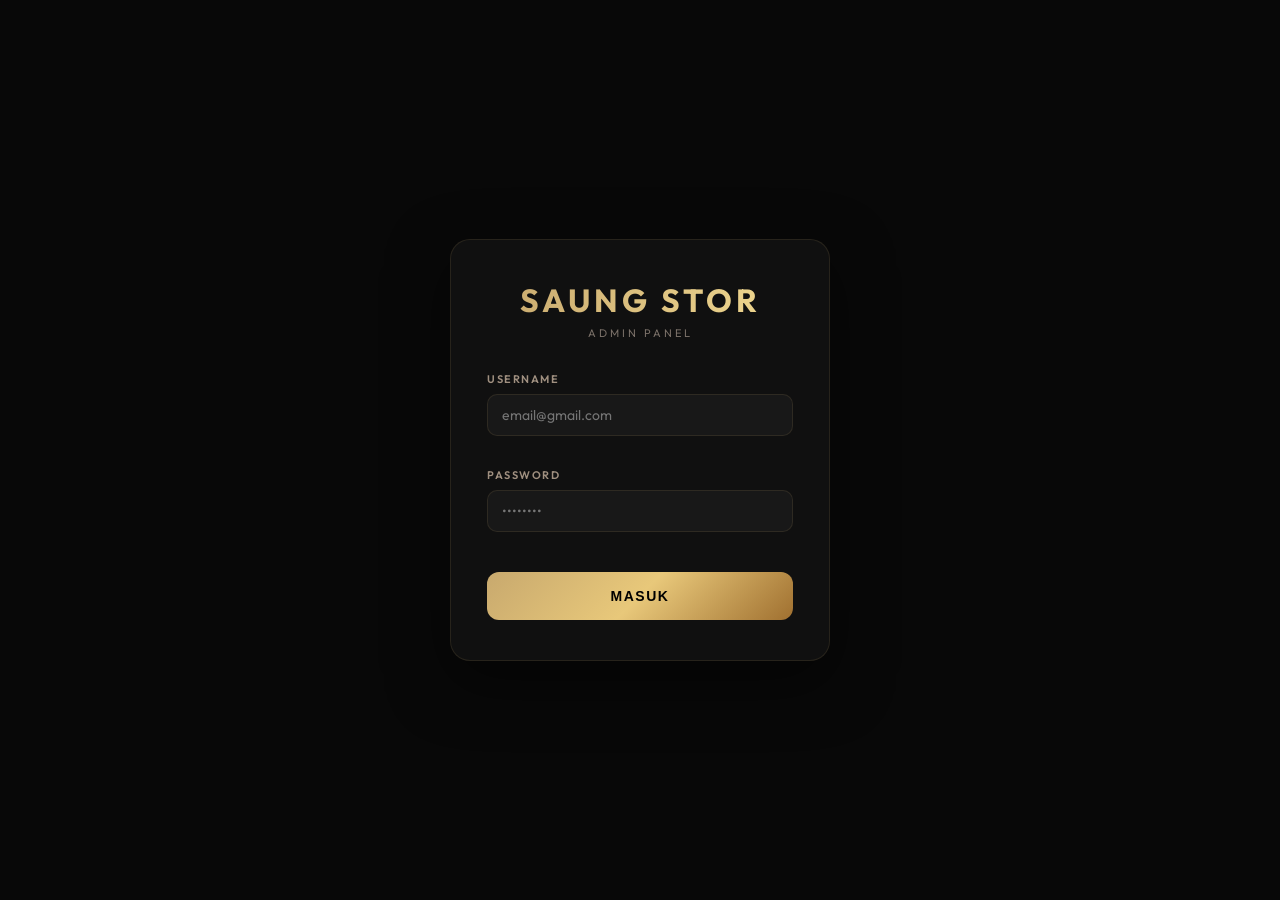
<file: admin.html>
<!DOCTYPE html>
<html lang="id">
<head>
  <meta charset="UTF-8">
  <meta name="viewport" content="width=device-width, initial-scale=1.0">
  <title>Admin Panel — SAUNG STOR</title>
  <link href="https://fonts.googleapis.com/css2?family=Outfit:wght@300;400;500;600;700&display=swap" rel="stylesheet">
  <style>
    :root {
      --gold: #c8a96e; --gold-lt: #e8d5aa;
      --bg: #080808; --bg2: #101010; --bg3: #181818; --bg4: #222;
      --border: rgba(200,169,110,0.12); --border2: rgba(200,169,110,0.28);
      --text: #e8e0d4; --muted: #7a7068; --muted2: #a09080;
      --red: #e05252; --green: #25D366;
    }
    *,*::before,*::after{margin:0;padding:0;box-sizing:border-box;}
    body{font-family:'Outfit',sans-serif;background:var(--bg);color:var(--text);min-height:100vh;}
    input,textarea,select{font-family:'Outfit',sans-serif;}

    /* ── LOGIN ── */
    #loginPage{
      display:flex;align-items:center;justify-content:center;
      min-height:100vh;padding:20px;
    }
    .login-box{
      background:var(--bg2);border:1px solid var(--border);border-radius:20px;
      padding:40px 36px;width:100%;max-width:380px;
      box-shadow:0 20px 60px rgba(0,0,0,0.5);
    }
    .login-logo{
      font-size:32px;font-weight:700;letter-spacing:4px;
      background:linear-gradient(90deg,#c8a96e,#f0d890);
      -webkit-background-clip:text;-webkit-text-fill-color:transparent;background-clip:text;
      text-align:center;margin-bottom:6px;
    }
    .login-sub{text-align:center;font-size:11px;letter-spacing:3px;color:var(--muted);margin-bottom:32px;text-transform:uppercase;}
    .login-box label{display:block;font-size:11px;letter-spacing:1.5px;color:var(--muted2);text-transform:uppercase;font-weight:600;margin-bottom:8px;}
    .login-box input{
      width:100%;background:var(--bg3);border:1px solid var(--border);border-radius:10px;
      padding:12px 14px;color:var(--text);font-size:14px;outline:none;margin-bottom:16px;
      transition:border-color .2s;
    }
    .login-box input:focus{border-color:var(--gold);}
    .btn-login{
      width:100%;height:48px;border-radius:12px;margin-top:8px;
      background:linear-gradient(135deg,#c8a96e,#e8c87a,#a07030);
      border:none;color:#000;font-size:14px;font-weight:700;letter-spacing:1.5px;
      text-transform:uppercase;cursor:pointer;transition:all .3s;
    }
    .btn-login:hover{transform:translateY(-2px);box-shadow:0 8px 24px rgba(200,169,110,0.3);}
    .login-err{color:var(--red);font-size:12px;text-align:center;margin-top:12px;display:none;}

    /* ── ADMIN PANEL ── */
    #adminPage{display:none;}
    .admin-header{
      background:var(--bg2);border-bottom:1px solid var(--border);
      padding:0 24px;height:60px;display:flex;align-items:center;justify-content:space-between;
      position:sticky;top:0;z-index:50;
    }
    .admin-title{
      font-size:18px;font-weight:700;letter-spacing:3px;
      background:linear-gradient(90deg,#c8a96e,#f0d890);
      -webkit-background-clip:text;-webkit-text-fill-color:transparent;background-clip:text;
    }
    .admin-nav{display:flex;gap:8px;}
    .nav-btn{
      padding:7px 16px;border-radius:8px;font-size:12px;font-weight:600;
      letter-spacing:1px;text-transform:uppercase;cursor:pointer;border:1px solid var(--border);
      background:transparent;color:var(--muted2);transition:all .2s;
    }
    .nav-btn:hover,.nav-btn.active{border-color:var(--gold);color:var(--gold);background:rgba(200,169,110,0.08);}
    .nav-btn.danger{border-color:rgba(224,82,82,0.3);color:var(--red);}
    .nav-btn.danger:hover{background:rgba(224,82,82,0.1);border-color:var(--red);}

    /* ── CONTENT ── */
    .admin-content{max-width:1200px;margin:0 auto;padding:28px 24px;}

    /* ── STATS ── */
    .stats-grid{display:grid;grid-template-columns:repeat(3,1fr);gap:16px;margin-bottom:28px;}
    .stat-card{background:var(--bg2);border:1px solid var(--border);border-radius:16px;padding:20px 24px;}
    .stat-label{font-size:10px;letter-spacing:2px;color:var(--muted);text-transform:uppercase;margin-bottom:8px;}
    .stat-val{font-size:32px;font-weight:700;background:linear-gradient(90deg,var(--gold),var(--gold-lt));-webkit-background-clip:text;-webkit-text-fill-color:transparent;background-clip:text;}
    .stat-sub{font-size:11px;color:var(--muted);margin-top:4px;}

    /* ── SECTION TITLE ── */
    .section-head{display:flex;align-items:center;justify-content:space-between;margin-bottom:20px;}
    .section-title{font-size:18px;font-weight:700;color:#fff;}
    .btn-add{
      padding:10px 20px;border-radius:10px;
      background:linear-gradient(135deg,var(--gold),#e8c87a);
      border:none;color:#000;font-size:12px;font-weight:700;
      letter-spacing:1.5px;text-transform:uppercase;cursor:pointer;transition:all .2s;
    }
    .btn-add:hover{transform:translateY(-1px);box-shadow:0 6px 18px rgba(200,169,110,0.3);}

    /* ── PRODUCT TABLE ── */
    .prod-table{width:100%;border-collapse:collapse;}
    .prod-table th{
      font-size:10px;letter-spacing:2px;color:var(--gold);text-transform:uppercase;
      padding:12px 16px;border-bottom:1px solid var(--border);text-align:left;font-weight:700;
    }
    .prod-table td{padding:14px 16px;border-bottom:1px solid rgba(255,255,255,0.04);font-size:14px;vertical-align:middle;}
    .prod-table tr:hover td{background:rgba(255,255,255,0.02);}

    .prod-img-cell{width:60px;height:60px;border-radius:10px;overflow:hidden;background:var(--bg3);flex-shrink:0;}
    .prod-img-cell img{width:100%;height:100%;object-fit:cover;}
    .prod-img-ph{width:100%;height:100%;display:flex;align-items:center;justify-content:center;font-size:20px;}

    .badge-pill{
      font-size:9px;font-weight:800;letter-spacing:2px;text-transform:uppercase;
      padding:3px 8px;border-radius:4px;display:inline-block;
    }
    .badge-new{background:linear-gradient(135deg,#c8a96e,#e8a040);color:#000;}
    .badge-sale{background:linear-gradient(135deg,#e05252,#c03030);color:#fff;}
    .badge-best{background:linear-gradient(135deg,#6e4fa3,#9b59b6);color:#fff;}

    .btn-edit,.btn-del{
      padding:6px 14px;border-radius:8px;font-size:11px;font-weight:600;
      letter-spacing:1px;text-transform:uppercase;cursor:pointer;transition:all .2s;
    }
    .btn-edit{background:rgba(200,169,110,0.1);border:1px solid rgba(200,169,110,0.25);color:var(--gold);}
    .btn-edit:hover{background:rgba(200,169,110,0.2);border-color:var(--gold);}
    .btn-del{background:rgba(224,82,82,0.1);border:1px solid rgba(224,82,82,0.25);color:var(--red);margin-left:6px;}
    .btn-del:hover{background:rgba(224,82,82,0.2);border-color:var(--red);}

    .empty-state{text-align:center;padding:60px;color:var(--muted);}
    .empty-state div:first-child{font-size:48px;margin-bottom:12px;}

    /* ── MODAL FORM ── */
    .modal-overlay{
      position:fixed;inset:0;z-index:200;background:rgba(0,0,0,0.9);backdrop-filter:blur(12px);
      display:flex;align-items:center;justify-content:center;padding:20px;
      opacity:0;pointer-events:none;transition:opacity .3s;
    }
    .modal-overlay.open{opacity:1;pointer-events:all;}
    .form-modal{
      background:var(--bg2);border:1px solid var(--border);border-radius:20px;
      width:100%;max-width:560px;max-height:92vh;overflow-y:auto;
      transform:translateY(20px);transition:transform .3s;
      box-shadow:0 40px 80px rgba(0,0,0,0.7);
    }
    .modal-overlay.open .form-modal{transform:translateY(0);}
    .form-head{
      display:flex;align-items:center;justify-content:space-between;
      padding:24px 28px 20px;border-bottom:1px solid var(--border);
      position:sticky;top:0;background:var(--bg2);z-index:2;border-radius:20px 20px 0 0;
    }
    .form-head h3{font-size:20px;font-weight:700;color:#fff;}
    .close-btn{
      width:34px;height:34px;border-radius:50%;background:var(--bg3);border:1px solid var(--border);
      color:var(--muted2);cursor:pointer;font-size:16px;display:flex;align-items:center;justify-content:center;transition:all .2s;
    }
    .close-btn:hover{background:var(--bg4);color:#fff;}
    .form-body{padding:24px 28px 28px;}
    .form-row{display:grid;grid-template-columns:1fr 1fr;gap:14px;}
    .form-group{margin-bottom:16px;}
    .form-group label{display:block;font-size:11px;letter-spacing:1.5px;color:var(--muted2);text-transform:uppercase;font-weight:600;margin-bottom:8px;}
    .form-group input,.form-group textarea,.form-group select{
      width:100%;background:var(--bg3);border:1px solid var(--border);border-radius:10px;
      padding:11px 14px;color:var(--text);font-size:14px;outline:none;transition:border-color .2s;
    }
    .form-group input:focus,.form-group textarea:focus,.form-group select:focus{border-color:var(--gold);background:var(--bg4);}
    .form-group textarea{resize:vertical;min-height:80px;}
    .form-group select option{background:var(--bg3);}
    .form-hint{font-size:11px;color:var(--muted);margin-top:5px;}
    .form-sep{height:1px;background:var(--border);margin:20px 0;}
    .foto-row{display:flex;gap:8px;align-items:center;margin-bottom:8px;}
    .foto-row input{flex:1;background:var(--bg3);border:1px solid var(--border);border-radius:10px;padding:10px 14px;color:var(--text);font-size:13px;outline:none;transition:border-color .2s;}
    .foto-row input:focus{border-color:var(--gold);}
    .foto-row input::placeholder{color:var(--muted);}
    .btn-del-foto{width:36px;height:36px;border-radius:8px;background:rgba(224,82,82,0.1);border:1px solid rgba(224,82,82,0.3);color:var(--red);font-size:16px;cursor:pointer;flex-shrink:0;transition:all .2s;display:flex;align-items:center;justify-content:center;}
    .btn-del-foto:hover{background:rgba(224,82,82,0.2);border-color:var(--red);}
    .btn-add-foto{width:100%;padding:10px;border-radius:10px;background:rgba(200,169,110,0.06);border:1px dashed rgba(200,169,110,0.3);color:var(--gold);font-size:13px;font-weight:600;cursor:pointer;transition:all .2s;margin-top:4px;}
    .btn-add-foto:hover{background:rgba(200,169,110,0.12);border-color:var(--gold);}
    .btn-save{
      width:100%;height:48px;border-radius:12px;margin-top:8px;
      background:linear-gradient(135deg,#c8a96e,#e8c87a);
      border:none;color:#000;font-size:14px;font-weight:700;letter-spacing:2px;
      text-transform:uppercase;cursor:pointer;transition:all .3s;
    }
    .btn-save:hover{transform:translateY(-2px);box-shadow:0 8px 24px rgba(200,169,110,0.3);}
    .btn-save:disabled{opacity:.5;cursor:not-allowed;transform:none;}

    /* ── TOAST ── */
    .toast{
      position:fixed;bottom:24px;left:50%;transform:translateX(-50%) translateY(16px);
      background:linear-gradient(135deg,rgba(200,169,110,.97),rgba(200,160,50,.97));
      color:#000;padding:11px 24px;border-radius:50px;font-size:13px;font-weight:700;
      z-index:500;opacity:0;transition:all .3s;white-space:nowrap;
      box-shadow:0 8px 24px rgba(0,0,0,.4);
    }
    .toast.show{opacity:1;transform:translateX(-50%) translateY(0);}

    /* ── LOADING ── */
    .loading{text-align:center;padding:40px;color:var(--muted);}

    @media(max-width:600px){
      .stats-grid{grid-template-columns:1fr;}
      .form-row{grid-template-columns:1fr;}
      .admin-header{padding:0 16px;}
      .admin-content{padding:20px 16px;}
      .prod-table th:nth-child(3),.prod-table td:nth-child(3),
      .prod-table th:nth-child(4),.prod-table td:nth-child(4){display:none;}
    }
  </style>
</head>
<body>

<!-- ══ HALAMAN LOGIN ══ -->
<div id="loginPage">
  <div class="login-box">
    <div class="login-logo">SAUNG STOR</div>
    <div class="login-sub">Admin Panel</div>
    <div class="form-group">
      <label>Username</label>
      <input type="email" id="inputUser" placeholder="email@gmail.com">
    </div>
    <div class="form-group">
      <label>Password</label>
      <input type="password" id="inputPass" placeholder="••••••••">
    </div>
    <button class="btn-login" id="btnLogin">Masuk</button>
    <div class="login-err" id="loginErr">Username atau password salah!</div>
  </div>
</div>

<!-- ══ ADMIN PANEL ══ -->
<div id="adminPage">
  <div class="admin-header">
    <div class="admin-title">SAUNG STOR</div>
    <div class="admin-nav">
      <a href="https://udes059605-oss.github.io/SAUNG-STORE/" target="_blank"><button class="nav-btn">🛍️ Lihat Toko</button></a>
      <button class="nav-btn danger" id="btnLogout">Keluar</button>
    </div>
  </div>

  <div class="admin-content">
    <!-- Stats -->
    <div class="stats-grid">
      <div class="stat-card">
        <div class="stat-label">Total Produk</div>
        <div class="stat-val" id="statTotal">0</div>
        <div class="stat-sub">di database</div>
      </div>
      <div class="stat-card">
        <div class="stat-label">Kategori</div>
        <div class="stat-val" id="statKat">0</div>
        <div class="stat-sub">kategori aktif</div>
      </div>
      <div class="stat-card">
        <div class="stat-label">Produk Promo</div>
        <div class="stat-val" id="statPromo">0</div>
        <div class="stat-sub">ada badge sale/new/best</div>
      </div>
    </div>

    <!-- Daftar Produk -->
    <div class="section-head">
      <div class="section-title">Daftar Produk</div>
      <button class="btn-add" id="btnAddProd">+ Tambah Produk</button>
    </div>

    <div id="prodList">
      <div class="loading">⏳ Memuat produk...</div>
    </div>
  </div>
</div>

<!-- ══ MODAL FORM PRODUK ══ -->
<div class="modal-overlay" id="formModal">
  <div class="form-modal">
    <div class="form-head">
      <h3 id="formTitle">Tambah Produk</h3>
      <button class="close-btn" id="btnCloseForm">✕</button>
    </div>
    <div class="form-body">
      <input type="hidden" id="editId">

      <div class="form-group">
        <label>Nama Produk *</label>
        <input type="text" id="fName" placeholder="Contoh: Kemeja Linen Premium">
      </div>

      <div class="form-row">
        <div class="form-group">
          <label>Kategori *</label>
          <select id="fCat">
            <option value="">-- Pilih --</option>
            <option>Pakaian Pria</option>
            <option>Pakaian Wanita</option>
            <option>Aksesoris</option>
            <option>Alas Kaki</option>
            <option>Kecantikan</option>
            <option>Elektronik</option>
            <option>Lainnya</option>
          </select>
        </div>
        <div class="form-group">
          <label>Badge</label>
          <select id="fBadge">
            <option value="">Tidak ada</option>
            <option value="new">NEW</option>
            <option value="sale">SALE</option>
            <option value="best">BEST</option>
          </select>
        </div>
      </div>

      <div class="form-group">
        <label>Deskripsi</label>
        <textarea id="fDesc" placeholder="Deskripsi singkat produk..."></textarea>
      </div>

      <div class="form-row">
        <div class="form-group">
          <label>Harga Jual (Rp) *</label>
          <input type="number" id="fPrice" placeholder="385000">
        </div>
        <div class="form-group">
          <label>Harga Coret (Rp)</label>
          <input type="number" id="fOldPrice" placeholder="Kosongkan jika tidak ada">
        </div>
      </div>

      <div class="form-row">
        <div class="form-group">
          <label>Rating (1-5)</label>
          <select id="fRating">
            <option value="5">⭐⭐⭐⭐⭐ (5)</option>
            <option value="4">⭐⭐⭐⭐ (4)</option>
            <option value="3">⭐⭐⭐ (3)</option>
            <option value="2">⭐⭐ (2)</option>
            <option value="1">⭐ (1)</option>
          </select>
        </div>
        <div class="form-group">
          <label>Jumlah Ulasan</label>
          <input type="number" id="fReviews" placeholder="0" value="0">
        </div>
      </div>

      <div class="form-sep"></div>

      <div class="form-group">
        <label>Foto Produk</label>
        <div class="form-hint" style="margin-bottom:10px;">&#128161; Upload foto ke Google Drive/ImgBB lalu paste URL-nya di sini</div>
        <div id="fotoList"></div>
        <button type="button" class="btn-add-foto" onclick="tambahFoto()">+ Tambah Foto</button>
      </div>

      <div class="form-sep"></div>

      <div class="form-group">
        <label>Ukuran Tersedia</label>
        <input type="text" id="fUkuran" placeholder="Contoh: S, M, L, XL, XXL">
        <div class="form-hint">💡 Pisahkan dengan koma</div>
      </div>

      <div class="form-group">
        <label>Warna Tersedia</label>
        <input type="text" id="fWarna" placeholder="Contoh: Merah, Putih, Hitam, Biru">
        <div class="form-hint">💡 Pisahkan dengan koma</div>
      </div>

      <div class="form-group">
        <label>Stok</label>
        <input type="number" id="fStok" placeholder="999" value="999">
        <div class="form-hint">💡 Isi 0 jika produk habis</div>
      </div>

      <div class="form-sep"></div>

      <div class="form-group">
        <label>Fitur / Spesifikasi</label>
        <textarea id="fFeats" placeholder="Satu per baris. Contoh:&#10;Material: Linen Organik&#10;Bahan: Sutra Premium"></textarea>
        <div class="form-hint">💡 Tulis satu fitur per baris</div>
      </div>

      <button class="btn-save" id="btnSaveProd">Simpan Produk</button>
    </div>
  </div>
</div>

<div class="toast" id="toast"></div>

<script>
/* ── CONFIG ── */
const SUPABASE_URL = 'https://ityybmkjyjizxyvpabza.supabase.co';
const SUPABASE_KEY = 'sb_publishable_o6kxP8JFwNZwv7CBHzwfCg_3HUKEuYs';

/* ── PROGRESSIVE LOCKOUT PROTECTION ── */
// Level kunci: [max percobaan, durasi kunci (menit)]
const LOCK_LEVELS = [
  { attempts: 5, duration: 5 },    // Level 1: 5x salah → 5 menit
  { attempts: 5, duration: 15 },   // Level 2: 5x salah → 15 menit
  { attempts: 5, duration: 30 },   // Level 3: 5x salah → 30 menit
  { attempts: 5, duration: 60 },   // Level 4: 5x salah → 1 jam
  { attempts: 5, duration: 1440 }, // Level 5: 5x salah → 24 jam
  { attempts: 2, duration: 1440 }, // Level 6+: 2x salah → 24 jam (selamanya)
];

function getLockLevel() {
  return parseInt(localStorage.getItem('lockLevel') || '0');
}
function getFailCount() {
  return parseInt(localStorage.getItem('failCount') || '0');
}
function getLockTime() {
  return parseInt(localStorage.getItem('lockTime') || '0');
}
function getCurrentLevel() {
  const level = getLockLevel();
  return level >= LOCK_LEVELS.length ? LOCK_LEVELS[LOCK_LEVELS.length - 1] : LOCK_LEVELS[level];
}
function isLocked() {
  const lockTime = getLockTime();
  if(!lockTime) return false;
  const level = getLockLevel() > 0 ? getLockLevel() - 1 : 0;
  const lvl = level >= LOCK_LEVELS.length ? LOCK_LEVELS[LOCK_LEVELS.length-1] : LOCK_LEVELS[level];
  return Date.now() < lockTime + lvl.duration * 60000;
}
function getRemainingTime() {
  const lockTime = getLockTime();
  const level = getLockLevel() > 0 ? getLockLevel() - 1 : 0;
  const lvl = level >= LOCK_LEVELS.length ? LOCK_LEVELS[LOCK_LEVELS.length-1] : LOCK_LEVELS[level];
  const remaining = lockTime + lvl.duration * 60000 - Date.now();
  const hrs  = Math.floor(remaining / 3600000);
  const mins = Math.floor((remaining % 3600000) / 60000);
  const secs = Math.floor((remaining % 60000) / 1000);
  if(hrs > 0) return `${hrs} jam ${mins} menit`;
  if(mins > 0) return `${mins}:${secs.toString().padStart(2,'0')} menit`;
  return `${secs} detik`;
}
function incrementFail() {
  const currentLevel = getCurrentLevel();
  const fail = getFailCount() + 1;
  localStorage.setItem('failCount', fail);
  if(fail >= currentLevel.attempts) {
    // Naik ke level berikutnya
    const nextLevel = getLockLevel() + 1;
    localStorage.setItem('lockLevel', nextLevel);
    localStorage.setItem('lockTime', Date.now());
    localStorage.setItem('failCount', '0');
    return { locked: true, level: nextLevel };
  }
  return { locked: false, remaining: currentLevel.attempts - fail };
}
function resetAll() {
  localStorage.removeItem('lockLevel');
  localStorage.removeItem('failCount');
  localStorage.removeItem('lockTime');
}
function getLockMessage() {
  const level = getLockLevel();
  if(level <= 4) return `⛔ Terlalu banyak percobaan! Tunggu ${getRemainingTime()}`;
  return `🚨 Akses diblokir! Tunggu ${getRemainingTime()}`;
}

function checkLockStatus() {
  if(isLocked()) {
    applyLock();
    startCountdown();
  } else if(getLockTime() && !isLocked()) {
    // Kunci sudah habis — tapi level tetap naik!
    localStorage.removeItem('lockTime');
    localStorage.setItem('failCount', '0');
  }
}

function applyLock() {
  const btn = document.getElementById('btnLogin');
  const err = document.getElementById('loginErr');
  btn.disabled = true;
  btn.style.opacity = '0.4';
  btn.style.cursor = 'not-allowed';
  document.getElementById('inputUser').disabled = true;
  document.getElementById('inputPass').disabled = true;
  err.style.display = 'block';
  err.style.color = '#e05252';
  err.textContent = getLockMessage();
}

function startCountdown() {
  const err = document.getElementById('loginErr');
  const btn = document.getElementById('btnLogin');
  const interval = setInterval(() => {
    if(isLocked()) {
      err.textContent = getLockMessage();
    } else {
      clearInterval(interval);
      localStorage.removeItem('lockTime');
      localStorage.setItem('failCount', '0');
      btn.disabled = false;
      btn.style.opacity = '1';
      btn.style.cursor = 'pointer';
      btn.textContent = 'Masuk';
      document.getElementById('inputUser').disabled = false;
      document.getElementById('inputPass').disabled = false;
      err.style.display = 'none';
      // Tampilkan sisa percobaan setelah buka kunci
      const currentLevel = getCurrentLevel();
      err.textContent = `⚠️ Sisa percobaan: ${currentLevel.attempts}x`;
      err.style.color = '#c8a96e';
      err.style.display = 'block';
    }
  }, 1000);
}

/* ── LOGIN PAKAI SUPABASE AUTH ── */
document.getElementById('btnLogin').addEventListener('click', doLogin);
document.getElementById('inputPass').addEventListener('keydown', e => { if(e.key==='Enter') doLogin(); });

checkLockStatus();

async function doLogin() {
  if(isLocked()) return;

  const email = document.getElementById('inputUser').value.trim();
  const pass  = document.getElementById('inputPass').value.trim();
  const err   = document.getElementById('loginErr');

  if(!email || !pass) {
    err.textContent = 'Email dan password wajib diisi!';
    err.style.color = '#e05252';
    err.style.display = 'block';
    return;
  }

  const btn = document.getElementById('btnLogin');
  btn.textContent = 'Masuk...'; btn.disabled = true;

  try {
    const res = await fetch(`${SUPABASE_URL}/auth/v1/token?grant_type=password`, {
      method: 'POST',
      headers: { 'apikey': SUPABASE_KEY, 'Content-Type': 'application/json' },
      body: JSON.stringify({ email, password: pass })
    });
    const data = await res.json();
    if(data.access_token) {
      resetAll();
      sessionStorage.setItem('adminToken', data.access_token);
      showAdminPanel();
    } else {
      const result = incrementFail();
      if(result.locked) {
        applyLock();
        startCountdown();
      } else {
        const currentLevel = getCurrentLevel();
        err.textContent = `❌ Email atau password salah! Sisa percobaan: ${result.remaining}x`;
        err.style.color = '#e05252';
        err.style.display = 'block';
        btn.disabled = false;
        btn.textContent = 'Masuk';
      }
    }
  } catch(e) {
    err.textContent = 'Terjadi kesalahan, coba lagi!';
    err.style.color = '#e05252';
    err.style.display = 'block';
    btn.disabled = false;
    btn.textContent = 'Masuk';
  }
}

function showAdminPanel() {
  document.getElementById('loginPage').style.display = 'none';
  document.getElementById('adminPage').style.display = 'block';
  loadAdminProducts();
}

if(sessionStorage.getItem('adminToken')) showAdminPanel();

document.getElementById('btnLogout').addEventListener('click', async () => {
  const token = sessionStorage.getItem('adminToken');
  if(token) await fetch(`${SUPABASE_URL}/auth/v1/logout`, {
    method:'POST', headers:{'apikey':SUPABASE_KEY,'Authorization':`Bearer ${token}`}
  }).catch(()=>{});
  sessionStorage.removeItem('adminToken');
  location.reload();
});

/* ── SUPABASE ── */
async function sbFetch(endpoint, options={}) {
  const res = await fetch(`${SUPABASE_URL}/rest/v1/${endpoint}`, {
    headers:{
      'apikey': SUPABASE_KEY,
      'Authorization': `Bearer ${SUPABASE_KEY}`,
      'Content-Type': 'application/json',
      'Prefer': 'return=representation',
      ...options.headers
    },
    ...options
  });
  const text = await res.text();
  if(!res.ok) throw new Error(text);
  return text ? JSON.parse(text) : [];
}

/* ── LOAD PRODUK ── */
let allProducts = [];

async function loadAdminProducts() {
  document.getElementById('prodList').innerHTML = '<div class="loading">⏳ Memuat produk...</div>';
  try {
    allProducts = await sbFetch('products?select=*&order=id.asc');
    renderAdminProducts();
    updateStats();
  } catch(e) {
    document.getElementById('prodList').innerHTML = '<div class="loading" style="color:#e05252;">⚠️ Gagal memuat produk!</div>';
  }
}

function updateStats() {
  document.getElementById('statTotal').textContent = allProducts.length;
  document.getElementById('statKat').textContent = new Set(allProducts.map(p=>p.cat)).size;
  document.getElementById('statPromo').textContent = allProducts.filter(p=>p.badge).length;
}

function renderAdminProducts() {
  if(!allProducts.length) {
    document.getElementById('prodList').innerHTML = `
      <div class="empty-state">
        <div>📦</div>
        <div style="font-size:16px;color:#a09080;margin-bottom:6px;">Belum ada produk</div>
        <div style="font-size:13px;">Klik "+ Tambah Produk" untuk mulai</div>
      </div>`;
    return;
  }

  const bClass = {new:'badge-new',sale:'badge-sale',best:'badge-best'};
  const bText  = {new:'NEW',sale:'SALE',best:'BEST'};

  document.getElementById('prodList').innerHTML = `
    <table class="prod-table">
      <thead>
        <tr>
          <th>Foto</th>
          <th>Nama Produk</th>
          <th>Kategori</th>
          <th>Harga</th>
          <th>Badge</th>
          <th>Aksi</th>
        </tr>
      </thead>
      <tbody>
        ${allProducts.map(p=>`
        <tr>
          <td>
            <div class="prod-img-cell">
              ${p.img1 ? `<img src="${p.img1}" alt="${p.name}">` : `<div class="prod-img-ph">🛍️</div>`}
            </div>
          </td>
          <td style="font-weight:600;max-width:180px;">${p.name}</td>
          <td style="color:#a09080;font-size:12px;">${p.cat}</td>
          <td style="color:#c8a96e;font-weight:700;">Rp ${Number(p.price).toLocaleString('id-ID')}</td>
          <td>${p.badge ? `<span class="badge-pill ${bClass[p.badge]||''}">${bText[p.badge]||p.badge}</span>` : '<span style="color:#7a7068;font-size:12px;">—</span>'}</td>
          <td>
            <button class="btn-edit" data-id="${p.id}">✏️ Edit</button>
            <button class="btn-del" data-id="${p.id}">🗑 Hapus</button>
          </td>
        </tr>`).join('')}
      </tbody>
    </table>`;

  document.querySelectorAll('.btn-edit').forEach(btn => btn.addEventListener('click', () => openEditForm(+btn.dataset.id)));
  document.querySelectorAll('.btn-del').forEach(btn => btn.addEventListener('click', () => deleteProduct(+btn.dataset.id)));
}

/* ── FORM TAMBAH/EDIT ── */
document.getElementById('btnAddProd').addEventListener('click', () => openAddForm());
document.getElementById('btnCloseForm').addEventListener('click', closeForm);
document.getElementById('formModal').addEventListener('click', e => { if(e.target===document.getElementById('formModal')) closeForm(); });
document.getElementById('btnSaveProd').addEventListener('click', saveProduct);

function openAddForm() {
  document.getElementById('formTitle').textContent = 'Tambah Produk';
  document.getElementById('editId').value = '';
  ['fName','fDesc'].forEach(id=>document.getElementById(id).value='');
  initFotoList([]);
  document.getElementById('fCat').value='';
  document.getElementById('fBadge').value='';
  document.getElementById('fPrice').value='';
  document.getElementById('fOldPrice').value='';
  document.getElementById('fRating').value='5';
  document.getElementById('fReviews').value='0';
  document.getElementById('fFeats').value='';
  document.getElementById('fUkuran').value='';
  document.getElementById('fWarna').value='';
  document.getElementById('fStok').value='999';
  document.getElementById('formModal').classList.add('open');
}

function openEditForm(id) {
  const p = allProducts.find(x=>x.id===id);
  if(!p) return;
  document.getElementById('formTitle').textContent = 'Edit Produk';
  document.getElementById('editId').value = p.id;
  document.getElementById('fName').value = p.name || '';
  document.getElementById('fCat').value  = p.cat  || '';
  document.getElementById('fBadge').value = p.badge || '';
  document.getElementById('fDesc').value  = p.deskripsi || '';
  document.getElementById('fPrice').value = p.price || '';
  document.getElementById('fOldPrice').value = p.old_price || '';
  document.getElementById('fRating').value = p.rating || 5;
  document.getElementById('fReviews').value = p.reviews || 0;
  document.getElementById('fFeats').value = Array.isArray(p.feats) ? p.feats.join('\n') : '';
  initFotoList([p.img1||'', p.img2||'', p.img3||''].filter(Boolean));
  document.getElementById('fUkuran').value = p.ukuran || '';
  document.getElementById('fWarna').value = p.warna || '';
  document.getElementById('fStok').value = p.stok !== undefined ? p.stok : 999;
  document.getElementById('formModal').classList.add('open');
}

function closeForm() { document.getElementById('formModal').classList.remove('open'); }

async function saveProduct() {
  const name  = document.getElementById('fName').value.trim();
  const cat   = document.getElementById('fCat').value;
  const price = document.getElementById('fPrice').value;

  if(!name)  { showToast('⚠️ Nama produk wajib diisi!'); return; }
  if(!cat)   { showToast('⚠️ Pilih kategori dulu!'); return; }
  if(!price) { showToast('⚠️ Harga wajib diisi!'); return; }

  const featsRaw = document.getElementById('fFeats').value.trim();
  const feats = featsRaw ? featsRaw.split('\n').map(f=>f.trim()).filter(Boolean) : [];

  const data = {
    name,
    cat,
    badge:      document.getElementById('fBadge').value || null,
    deskripsi:  document.getElementById('fDesc').value.trim() || null,
    price:      parseInt(price),
    old_price:  document.getElementById('fOldPrice').value ? parseInt(document.getElementById('fOldPrice').value) : null,
    rating:     parseInt(document.getElementById('fRating').value),
    reviews:    parseInt(document.getElementById('fReviews').value) || 0,
    ukuran: document.getElementById('fUkuran').value.trim() || null,
    warna: document.getElementById('fWarna').value.trim() || null,
    stok: parseInt(document.getElementById('fStok').value) || 999,
    ...getFotoData(),
    seller_name: 'Dipsy'
  };

  const btn = document.getElementById('btnSaveProd');
  btn.disabled = true;
  btn.textContent = 'Menyimpan...';

  try {
    const editId = document.getElementById('editId').value;
    if(editId) {
      await sbFetch(`products?id=eq.${editId}`, {
        method: 'PATCH',
        body: JSON.stringify(data)
      });
      showToast('✅ Produk berhasil diupdate!');
    } else {
      await sbFetch('products', {
        method: 'POST',
        body: JSON.stringify(data)
      });
      showToast('✅ Produk berhasil ditambahkan!');
    }
    closeForm();
    await loadAdminProducts();
  } catch(e) {
    showToast('❌ Gagal menyimpan. Coba lagi!');
    console.error(e);
  }

  btn.disabled = false;
  btn.textContent = 'Simpan Produk';
}

async function deleteProduct(id) {
  const p = allProducts.find(x=>x.id===id);
  if(!confirm(`Hapus produk "${p?.name}"?\n\nTindakan ini tidak bisa dibatalkan!`)) return;
  try {
    await sbFetch(`products?id=eq.${id}`, { method: 'DELETE' });
    showToast('🗑 Produk berhasil dihapus!');
    await loadAdminProducts();
  } catch(e) {
    showToast('❌ Gagal menghapus produk!');
  }
}

/* ── TOAST ── */
let toastTimer;
function showToast(msg) {
  const el = document.getElementById('toast');
  el.textContent = msg;
  el.classList.add('show');
  clearTimeout(toastTimer);
  toastTimer = setTimeout(() => el.classList.remove('show'), 2800);
}

/* ── DYNAMIC FOTO SYSTEM ── */
function initFotoList(urls) {
  const list = document.getElementById("fotoList");
  list.innerHTML = "";
  if(urls.length === 0) {
    tambahFoto("");
  } else {
    urls.forEach(url => tambahFoto(url));
  }
}

function tambahFoto(val) {
  const list = document.getElementById("fotoList");
  const idx = list.children.length + 1;
  const row = document.createElement("div");
  row.className = "foto-row";
  row.innerHTML = `
    <input type="text" placeholder="https://... URL foto ${idx}" value="${val||""}">
    <button type="button" class="btn-del-foto" onclick="hapusFoto(this)" title="Hapus foto">🗑</button>
  `;
  list.appendChild(row);
  updateFotoLabels();
}

function hapusFoto(btn) {
  const list = document.getElementById("fotoList");
  if(list.children.length <= 1) {
    btn.closest(".foto-row").querySelector("input").value = "";
    return;
  }
  btn.closest(".foto-row").remove();
  updateFotoLabels();
}

function updateFotoLabels() {
  const inputs = document.querySelectorAll("#fotoList .foto-row input");
  inputs.forEach((inp, i) => {
    inp.placeholder = `https://... URL foto ${i+1}${i===0?" (Utama)":""}`;
  });
}

function getFotoData() {
  const inputs = document.querySelectorAll("#fotoList .foto-row input");
  const urls = Array.from(inputs).map(i => i.value.trim()).filter(Boolean);
  return {
    img1: urls[0] || null,
    img2: urls[1] || null,
    img3: urls[2] || null,
  };
}
</script>
</body>
</html>
</file>
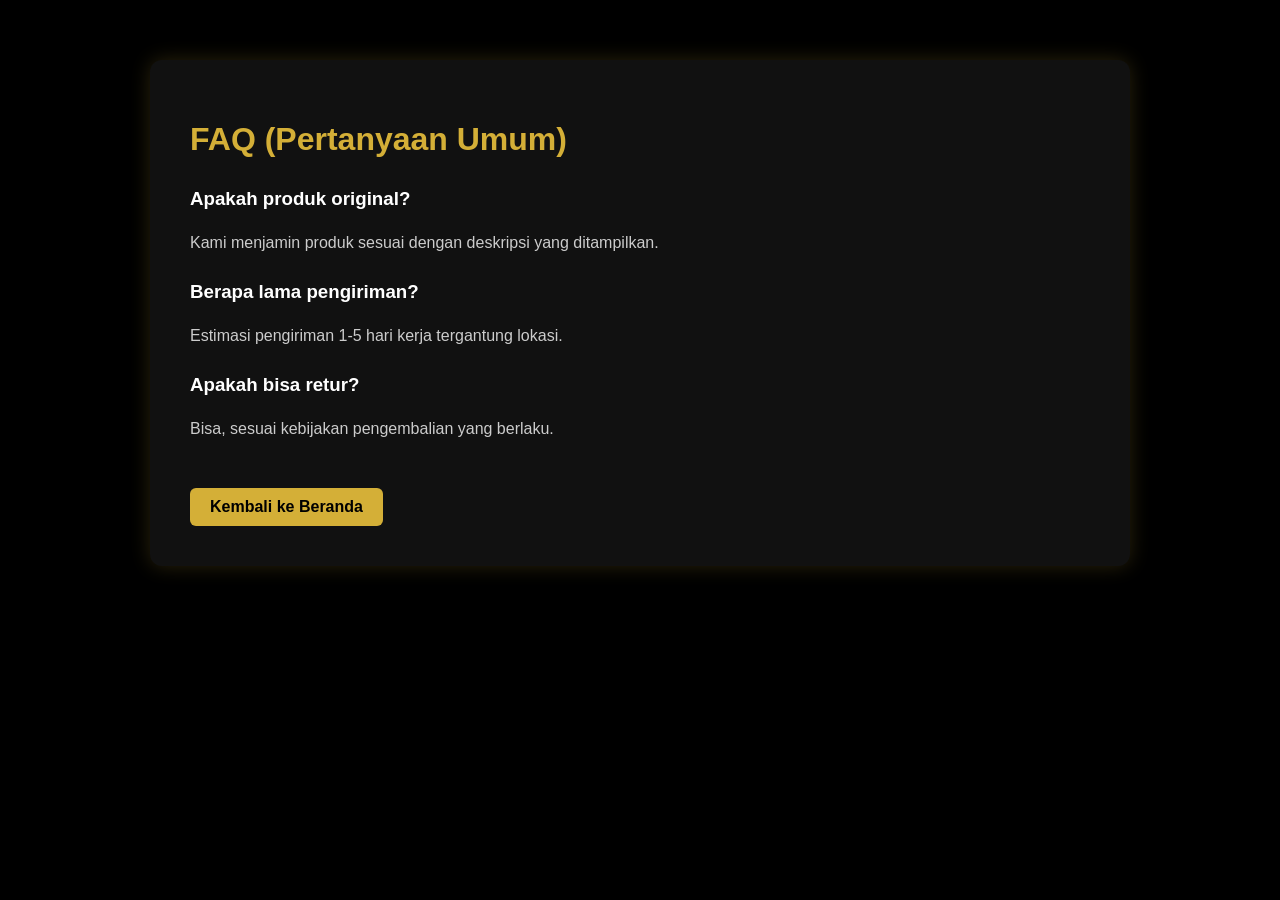
<file: faq.html>
<!DOCTYPE html>
<html lang="id">
<head>
<meta charset="UTF-8">
<meta name="viewport" content="width=device-width, initial-scale=1.0">
<title>FAQ - SAUNG STORE</title>

<style>
body {
  margin: 0;
  font-family: Arial, sans-serif;
  background-color: #000;
  color: #ccc;
}

.container {
  max-width: 900px;
  margin: 60px auto;
  padding: 40px;
  background: #111;
  border-radius: 12px;
  box-shadow: 0 0 20px rgba(212,175,55,0.2);
}

h1 {
  color: #d4af37;
  margin-bottom: 30px;
}

h3 {
  color: #fff;
  margin-top: 25px;
}

p {
  line-height: 1.7;
}

a {
  display: inline-block;
  margin-top: 30px;
  text-decoration: none;
  color: #000;
  background: #d4af37;
  padding: 10px 20px;
  border-radius: 6px;
  font-weight: bold;
}
</style>

</head>

<body>

<div class="container">
  <h1>FAQ (Pertanyaan Umum)</h1>

  <h3>Apakah produk original?</h3>
  <p>Kami menjamin produk sesuai dengan deskripsi yang ditampilkan.</p>

  <h3>Berapa lama pengiriman?</h3>
  <p>Estimasi pengiriman 1-5 hari kerja tergantung lokasi.</p>

  <h3>Apakah bisa retur?</h3>
  <p>Bisa, sesuai kebijakan pengembalian yang berlaku.</p>

  <a href="index.html">Kembali ke Beranda</a>
</div>

</body>
</html>
</file>
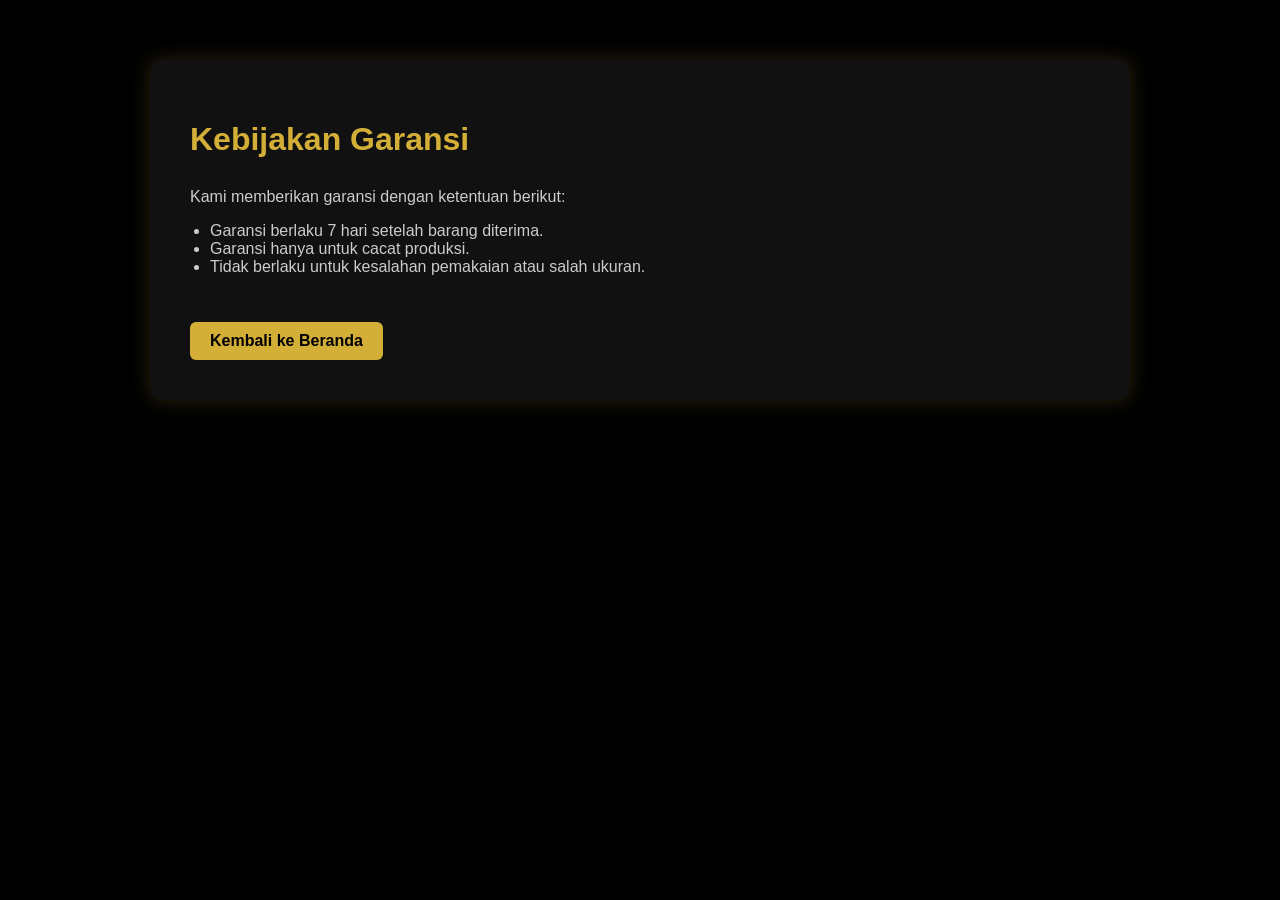
<file: garansi.html>
<!DOCTYPE html>
<html lang="id">
<head>
<meta charset="UTF-8">
<meta name="viewport" content="width=device-width, initial-scale=1.0">
<title>Kebijakan Garansi - SAUNG STORE</title>

<style>
body {
  margin: 0;
  font-family: Arial, sans-serif;
  background-color: #000;
  color: #ccc;
}

.container {
  max-width: 900px;
  margin: 60px auto;
  padding: 40px;
  background: #111;
  border-radius: 12px;
  box-shadow: 0 0 20px rgba(212,175,55,0.2);
}

h1 {
  color: #d4af37;
  margin-bottom: 30px;
}

h3 {
  color: #fff;
  margin-top: 25px;
}

ul {
  padding-left: 20px;
}

a {
  display: inline-block;
  margin-top: 30px;
  text-decoration: none;
  color: #000;
  background: #d4af37;
  padding: 10px 20px;
  border-radius: 6px;
  font-weight: bold;
}
</style>

</head>

<body>

<div class="container">
  <h1>Kebijakan Garansi</h1>

  <p>Kami memberikan garansi dengan ketentuan berikut:</p>

  <ul>
    <li>Garansi berlaku 7 hari setelah barang diterima.</li>
    <li>Garansi hanya untuk cacat produksi.</li>
    <li>Tidak berlaku untuk kesalahan pemakaian atau salah ukuran.</li>
  </ul>

  <a href="index.html">Kembali ke Beranda</a>
</div>

</body>
</html>
</file>
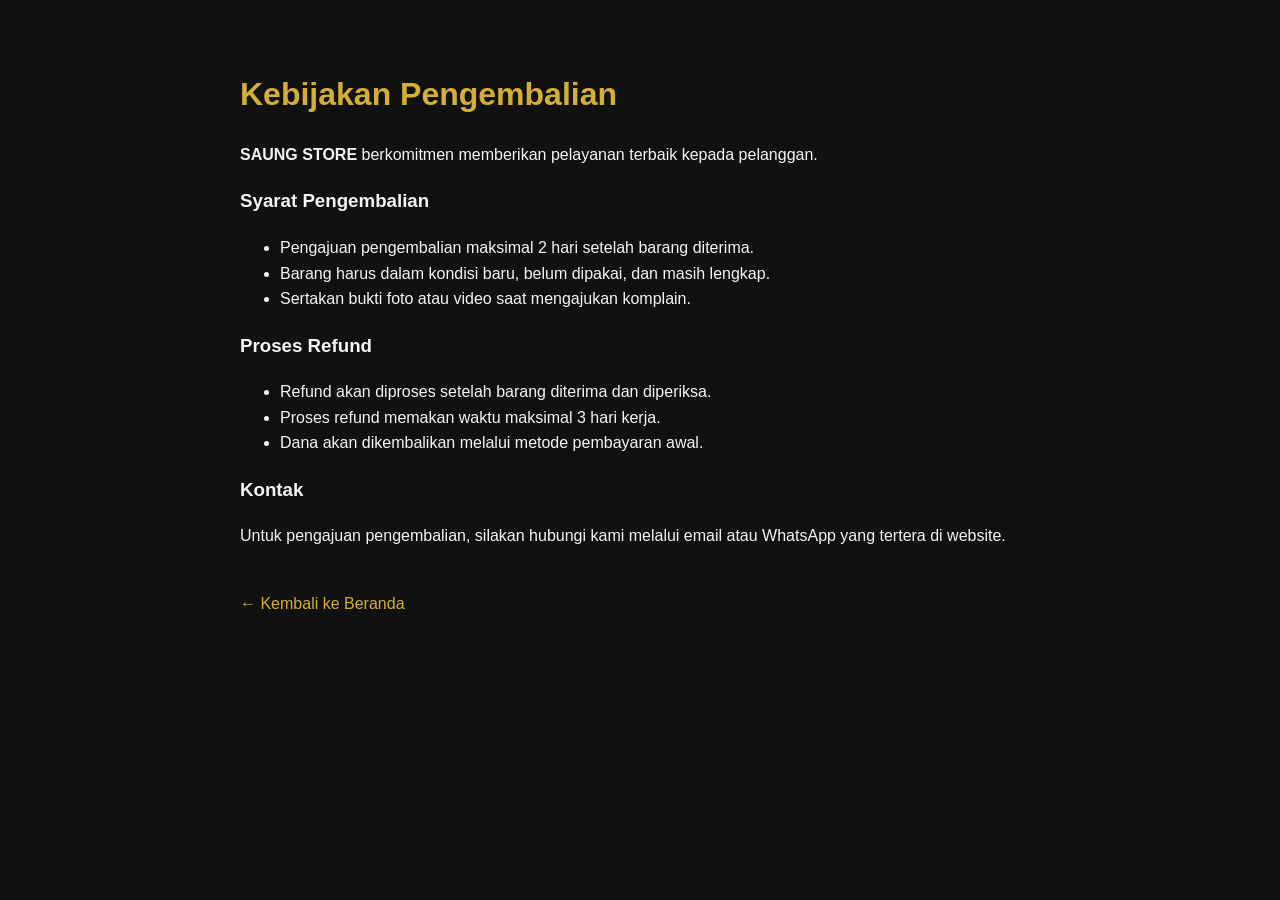
<file: kebijakan-pengembalian.html>
<!DOCTYPE html>
<html lang="id">
<head>
    <meta charset="UTF-8">
    <meta name="viewport" content="width=device-width, initial-scale=1.0">
    <title>Kebijakan Pengembalian - SAUNG STORE</title>
    <style>
        body {
            font-family: Arial, sans-serif;
            background-color: #111;
            color: #f5f5f5;
            line-height: 1.6;
            padding: 40px;
        }
        h1 {
            color: #d4af37;
        }
        .container {
            max-width: 800px;
            margin: auto;
        }
        a {
            color: #d4af37;
            text-decoration: none;
        }
    </style>
</head>
<body>
    <div class="container">
        <h1>Kebijakan Pengembalian</h1>
        <p><strong>SAUNG STORE</strong> berkomitmen memberikan pelayanan terbaik kepada pelanggan.</p>

        <h3>Syarat Pengembalian</h3>
        <ul>
            <li>Pengajuan pengembalian maksimal 2 hari setelah barang diterima.</li>
            <li>Barang harus dalam kondisi baru, belum dipakai, dan masih lengkap.</li>
            <li>Sertakan bukti foto atau video saat mengajukan komplain.</li>
        </ul>

        <h3>Proses Refund</h3>
        <ul>
            <li>Refund akan diproses setelah barang diterima dan diperiksa.</li>
            <li>Proses refund memakan waktu maksimal 3 hari kerja.</li>
            <li>Dana akan dikembalikan melalui metode pembayaran awal.</li>
        </ul>

        <h3>Kontak</h3>
        <p>Untuk pengajuan pengembalian, silakan hubungi kami melalui email atau WhatsApp yang tertera di website.</p>

        <br>
        <a href="index.html">← Kembali ke Beranda</a>
    </div>
</body>
</html>
</file>
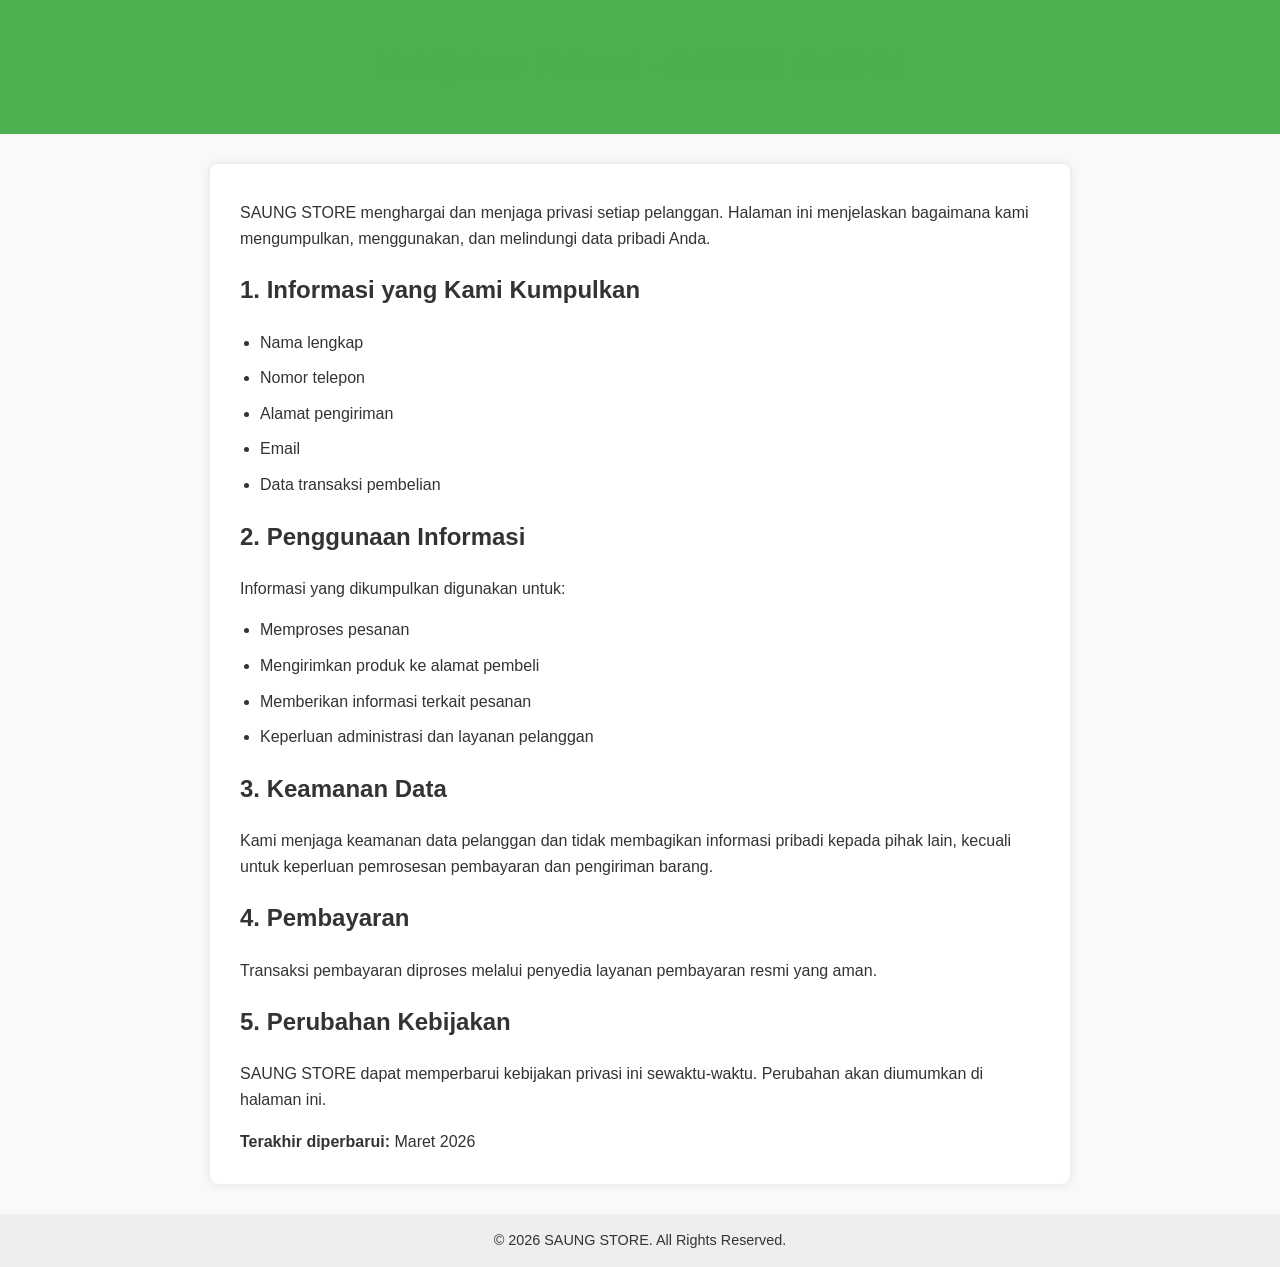
<file: kebijakan-privasi.html>
<!DOCTYPE html>
<html lang="id">
<head>
  <meta charset="UTF-8">
  <meta name="viewport" content="width=device-width, initial-scale=1.0">
  <title>Kebijakan Privasi - SAUNG STORE</title>
  <style>
    body {
      font-family: Arial, sans-serif;
      line-height: 1.6;
      margin: 0;
      padding: 0;
      background-color: #f9f9f9;
      color: #333;
    }
    header {
      background: #4CAF50;
      color: white;
      padding: 20px 0;
      text-align: center;
    }
    main {
      max-width: 800px;
      margin: 30px auto;
      background: white;
      padding: 20px 30px;
      border-radius: 8px;
      box-shadow: 0 0 10px rgba(0,0,0,0.1);
    }
    h1 {
      color: #4CAF50;
      text-align: center;
    }
    h2 {
      color: #333;
      margin-top: 20px;
    }
    p, li {
      margin-bottom: 10px;
    }
    ul {
      padding-left: 20px;
    }
    footer {
      text-align: center;
      padding: 15px 0;
      background: #eee;
      margin-top: 30px;
      font-size: 0.9em;
    }
    a {
      color: #4CAF50;
      text-decoration: none;
    }
    a:hover {
      text-decoration: underline;
    }
  </style>
</head>
<body>
  <header>
    <h1>Kebijakan Privasi - SAUNG STORE</h1>
  </header>

  <main>
    <p>SAUNG STORE menghargai dan menjaga privasi setiap pelanggan. Halaman ini menjelaskan bagaimana kami mengumpulkan, menggunakan, dan melindungi data pribadi Anda.</p>

    <h2>1. Informasi yang Kami Kumpulkan</h2>
    <ul>
      <li>Nama lengkap</li>
      <li>Nomor telepon</li>
      <li>Alamat pengiriman</li>
      <li>Email</li>
      <li>Data transaksi pembelian</li>
    </ul>

    <h2>2. Penggunaan Informasi</h2>
    <p>Informasi yang dikumpulkan digunakan untuk:</p>
    <ul>
      <li>Memproses pesanan</li>
      <li>Mengirimkan produk ke alamat pembeli</li>
      <li>Memberikan informasi terkait pesanan</li>
      <li>Keperluan administrasi dan layanan pelanggan</li>
    </ul>

    <h2>3. Keamanan Data</h2>
    <p>Kami menjaga keamanan data pelanggan dan tidak membagikan informasi pribadi kepada pihak lain, kecuali untuk keperluan pemrosesan pembayaran dan pengiriman barang.</p>

    <h2>4. Pembayaran</h2>
    <p>Transaksi pembayaran diproses melalui penyedia layanan pembayaran resmi yang aman.</p>

    <h2>5. Perubahan Kebijakan</h2>
    <p>SAUNG STORE dapat memperbarui kebijakan privasi ini sewaktu-waktu. Perubahan akan diumumkan di halaman ini.</p>

    <p><strong>Terakhir diperbarui:</strong> Maret 2026</p>
  </main>

  <footer>
    &copy; 2026 SAUNG STORE. All Rights Reserved.
  </footer>
</body>
</html>
</file>
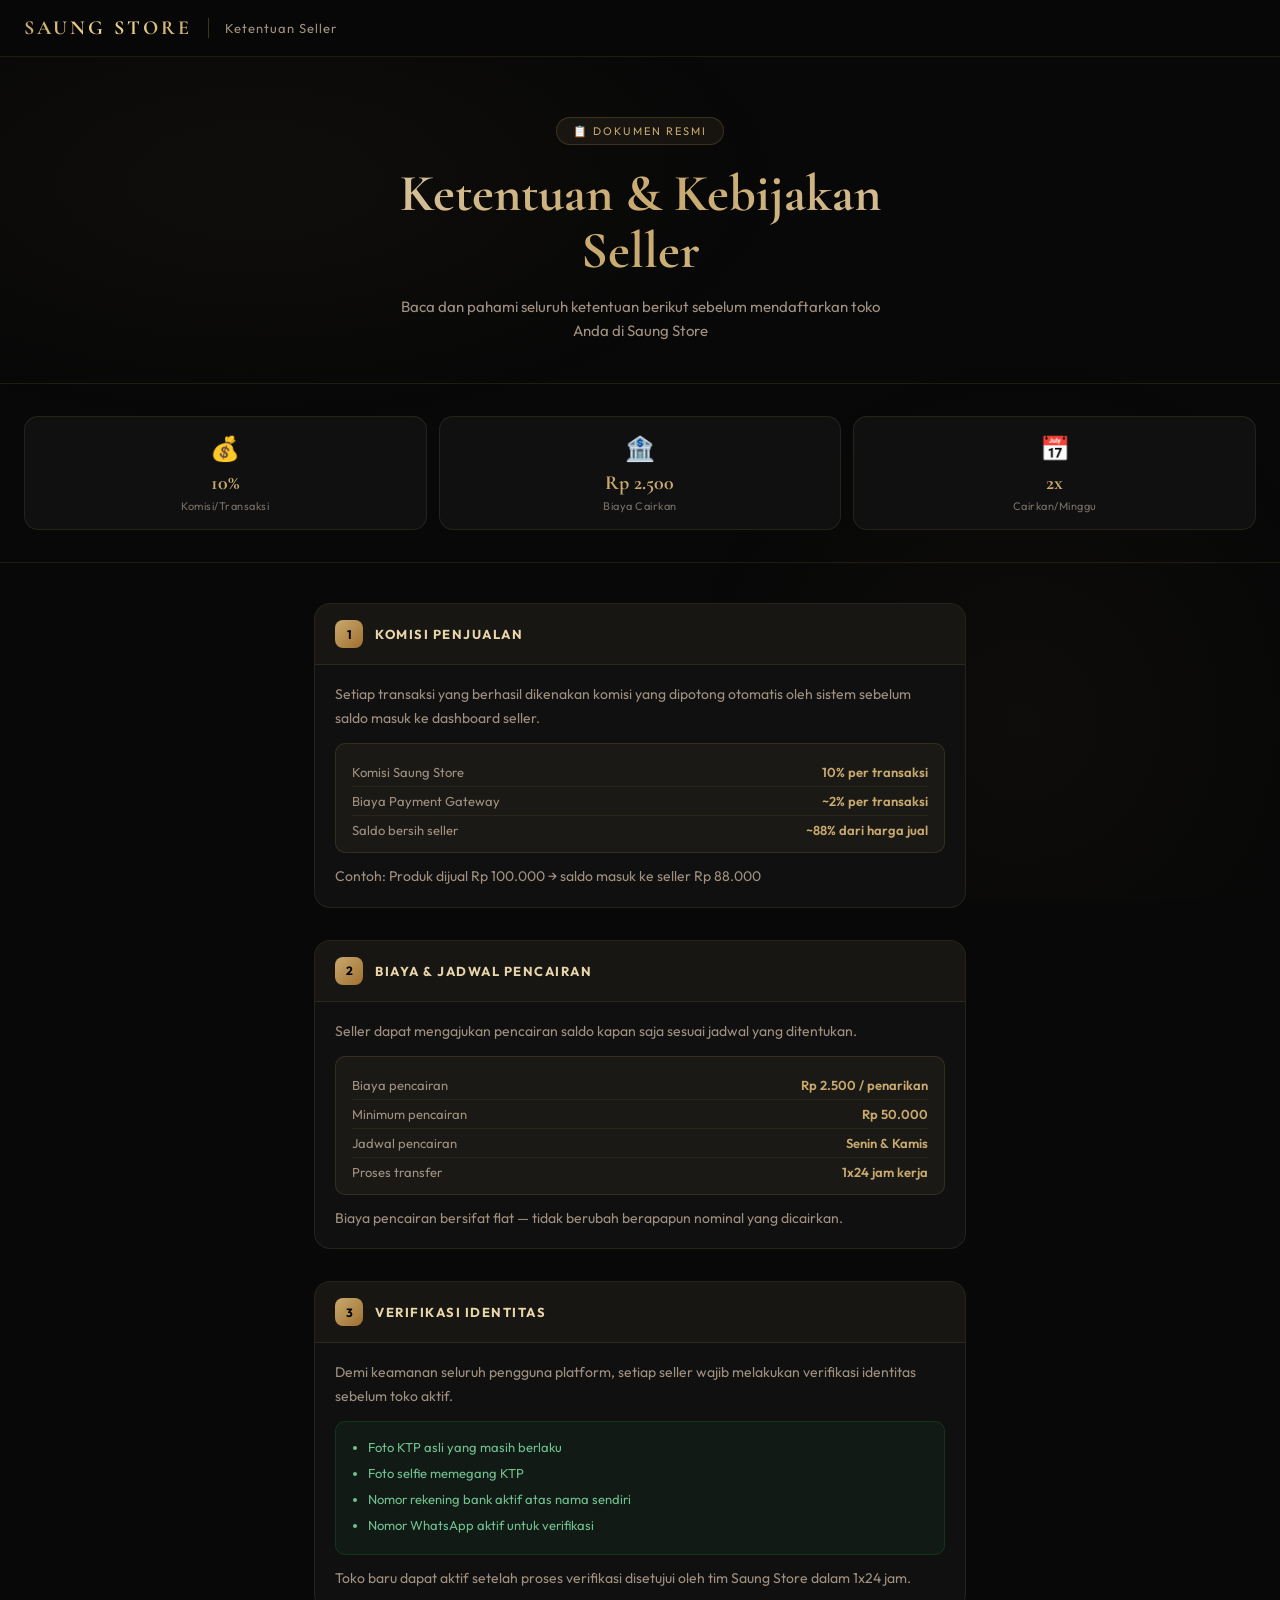
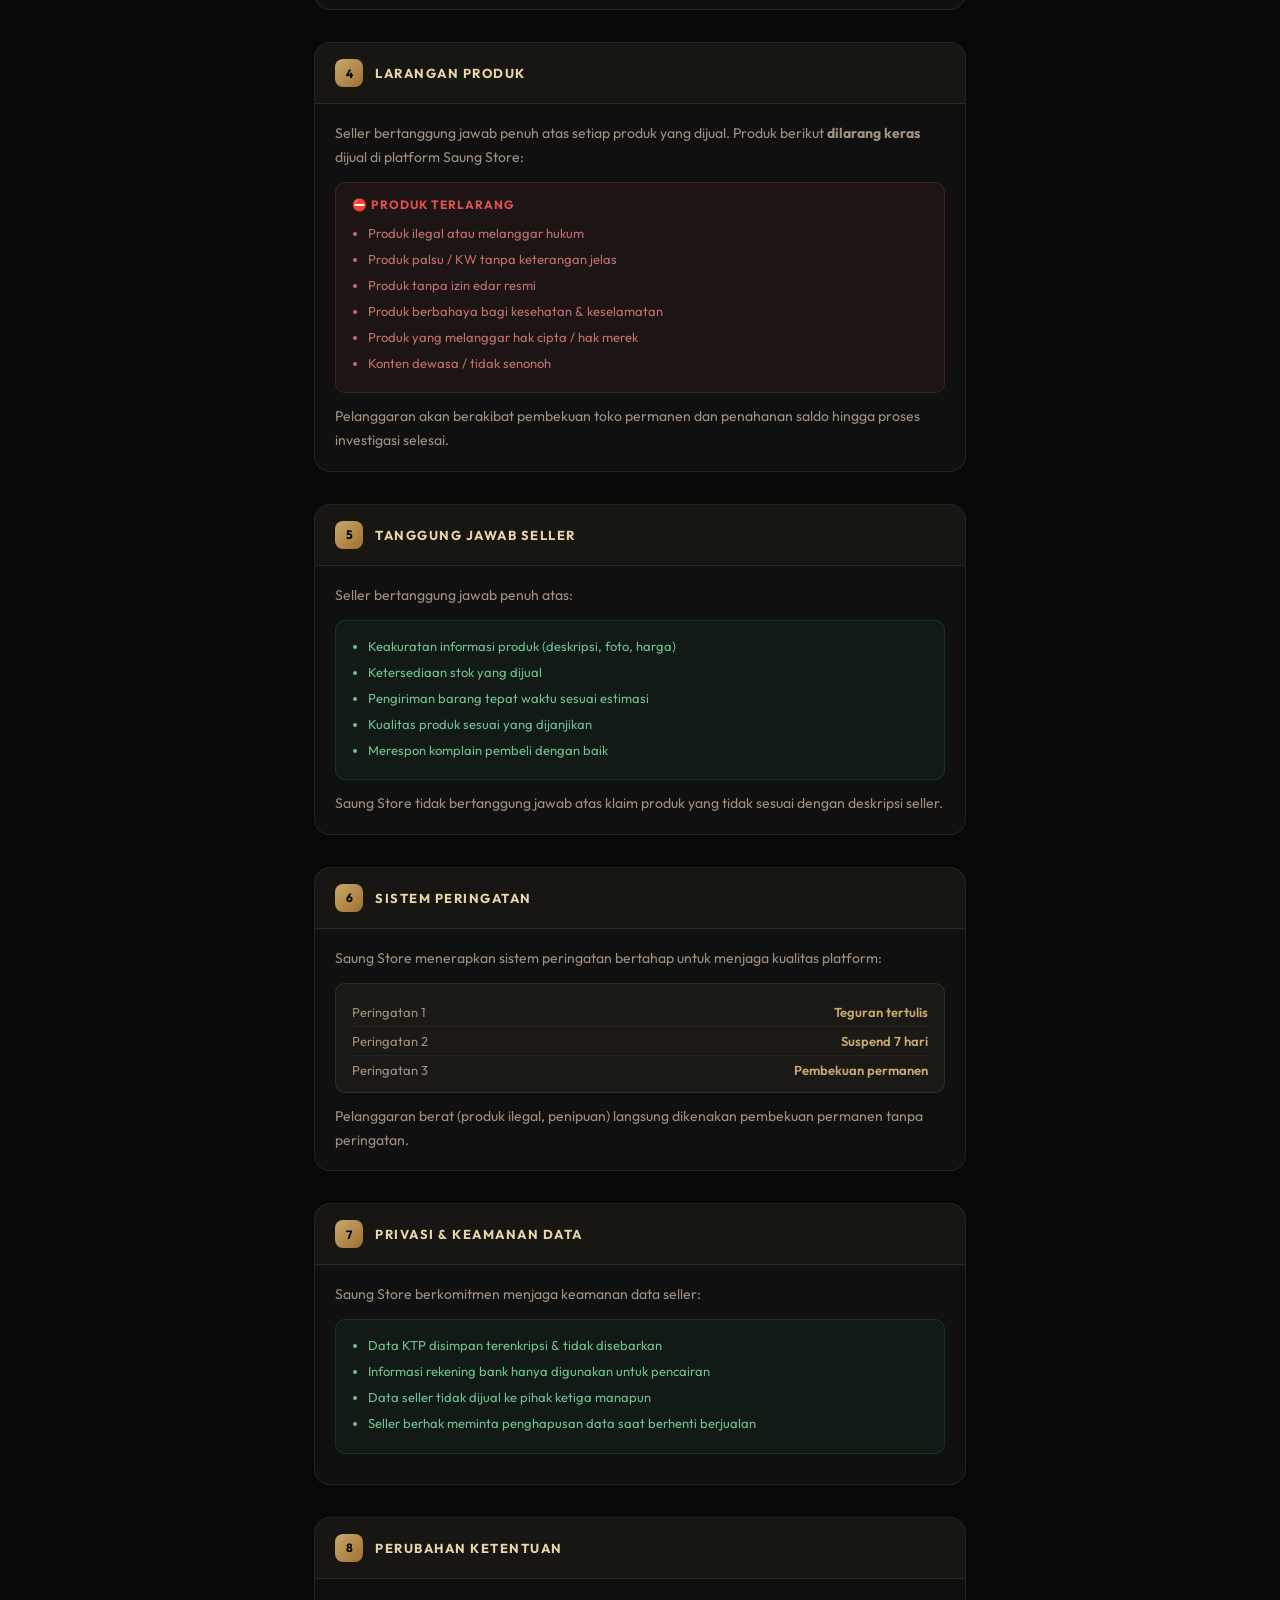
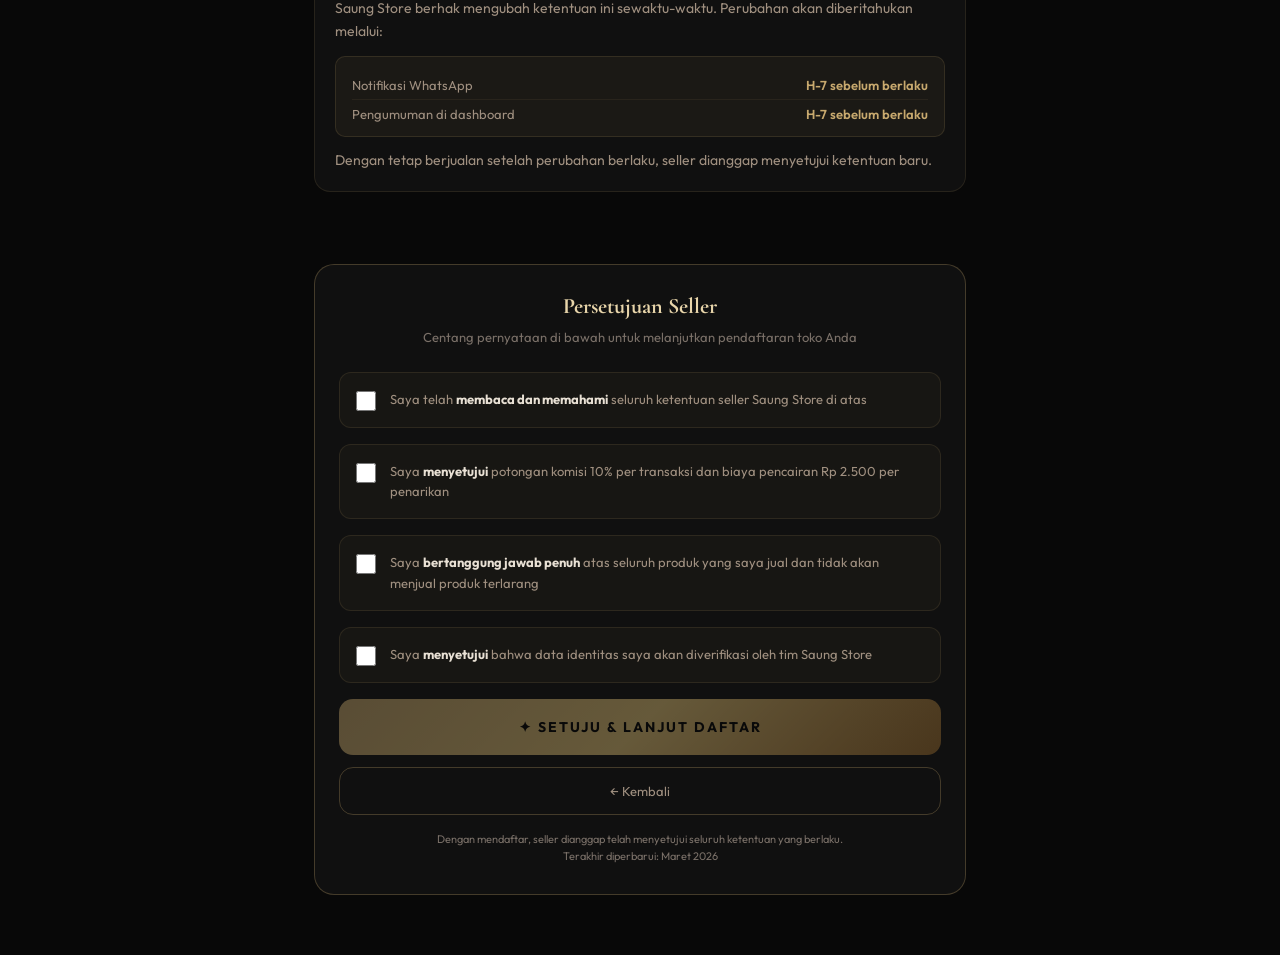
<file: ketentuan-seller.html>
<!DOCTYPE html>
<html lang="id">
<head>
<meta charset="UTF-8">
<meta name="viewport" content="width=device-width, initial-scale=1.0">
<title>Ketentuan Seller — SAUNG STORE</title>
<link href="https://fonts.googleapis.com/css2?family=Cormorant+Garamond:wght@400;600;700&family=Outfit:wght@300;400;500;600;700&display=swap" rel="stylesheet">
<style>
  :root {
    --gold: #c8a96e;
    --gold-lt: #e8d5aa;
    --gold-dk: #a07030;
    --bg: #080808;
    --bg2: #101010;
    --bg3: #181818;
    --border: rgba(200,169,110,0.12);
    --border2: rgba(200,169,110,0.28);
    --text: #e8e0d4;
    --muted: #7a7068;
    --muted2: #a09080;
    --red: #e05252;
    --green: #25D366;
  }

  *, *::before, *::after { margin: 0; padding: 0; box-sizing: border-box; }

  body {
    font-family: 'Outfit', sans-serif;
    background: var(--bg);
    color: var(--text);
    min-height: 100vh;
    overflow-x: hidden;
  }

  /* ── BACKGROUND ── */
  .bg-glow {
    position: fixed; inset: 0; pointer-events: none; z-index: 0;
    background:
      radial-gradient(ellipse 60% 40% at 20% 20%, rgba(200,169,110,0.04) 0%, transparent 70%),
      radial-gradient(ellipse 40% 60% at 80% 80%, rgba(200,169,110,0.03) 0%, transparent 70%);
  }

  /* ── HEADER ── */
  .header {
    position: sticky; top: 0; z-index: 100;
    background: rgba(8,8,8,0.95);
    backdrop-filter: blur(20px);
    border-bottom: 1px solid var(--border);
    padding: 16px 24px;
    display: flex; align-items: center; gap: 16px;
  }
  .header-logo {
    font-family: 'Cormorant Garamond', serif;
    font-size: 20px; font-weight: 700; letter-spacing: 3px;
    background: linear-gradient(90deg, #c8a96e, #f0d890, #c8a96e);
    -webkit-background-clip: text; -webkit-text-fill-color: transparent;
    background-clip: text;
  }
  .header-sep { width: 1px; height: 20px; background: var(--border2); }
  .header-title { font-size: 13px; color: var(--muted2); letter-spacing: 1px; }

  /* ── HERO ── */
  .hero {
    position: relative; z-index: 1;
    padding: 60px 24px 40px;
    text-align: center;
    border-bottom: 1px solid var(--border);
  }
  .hero-badge {
    display: inline-flex; align-items: center; gap: 8px;
    background: rgba(200,169,110,0.08);
    border: 1px solid rgba(200,169,110,0.2);
    border-radius: 100px; padding: 6px 16px;
    font-size: 11px; letter-spacing: 2px; color: var(--gold);
    text-transform: uppercase; margin-bottom: 20px;
  }
  .hero-title {
    font-family: 'Cormorant Garamond', serif;
    font-size: clamp(32px, 8vw, 52px);
    font-weight: 700; line-height: 1.1;
    margin-bottom: 16px;
    background: linear-gradient(135deg, #e8e0d4 0%, #c8a96e 50%, #e8e0d4 100%);
    -webkit-background-clip: text; -webkit-text-fill-color: transparent;
    background-clip: text;
  }
  .hero-sub {
    font-size: 15px; color: var(--muted2); max-width: 500px;
    margin: 0 auto; line-height: 1.6;
  }

  /* ── SUMMARY CARDS ── */
  .summary {
    position: relative; z-index: 1;
    display: grid; grid-template-columns: repeat(3, 1fr);
    gap: 12px; padding: 32px 24px;
    border-bottom: 1px solid var(--border);
  }
  .sum-card {
    background: var(--bg2);
    border: 1px solid var(--border);
    border-radius: 14px; padding: 16px 12px;
    text-align: center;
    transition: border-color .3s;
  }
  .sum-card:hover { border-color: var(--border2); }
  .sum-icon { font-size: 24px; margin-bottom: 8px; }
  .sum-val {
    font-size: 20px; font-weight: 700; color: var(--gold);
    font-family: 'Cormorant Garamond', serif;
    margin-bottom: 4px;
  }
  .sum-label { font-size: 11px; color: var(--muted); letter-spacing: 0.5px; }

  /* ── CONTENT ── */
  .content {
    position: relative; z-index: 1;
    max-width: 700px; margin: 0 auto;
    padding: 40px 24px;
  }

  .section {
    margin-bottom: 32px;
    background: var(--bg2);
    border: 1px solid var(--border);
    border-radius: 16px;
    overflow: hidden;
    transition: border-color .3s;
    animation: fadeUp .5s ease both;
  }
  .section:hover { border-color: var(--border2); }

  @keyframes fadeUp {
    from { opacity: 0; transform: translateY(20px); }
    to { opacity: 1; transform: translateY(0); }
  }
  .section:nth-child(1) { animation-delay: .1s; }
  .section:nth-child(2) { animation-delay: .15s; }
  .section:nth-child(3) { animation-delay: .2s; }
  .section:nth-child(4) { animation-delay: .25s; }
  .section:nth-child(5) { animation-delay: .3s; }
  .section:nth-child(6) { animation-delay: .35s; }
  .section:nth-child(7) { animation-delay: .4s; }
  .section:nth-child(8) { animation-delay: .45s; }

  .section-header {
    display: flex; align-items: center; gap: 12px;
    padding: 16px 20px;
    background: rgba(200,169,110,0.04);
    border-bottom: 1px solid var(--border);
  }
  .section-num {
    width: 28px; height: 28px; border-radius: 8px;
    background: linear-gradient(135deg, #c8a96e, #a07030);
    display: flex; align-items: center; justify-content: center;
    font-size: 12px; font-weight: 700; color: #000;
    flex-shrink: 0;
  }
  .section-title {
    font-size: 13px; font-weight: 700;
    letter-spacing: 1.5px; text-transform: uppercase;
    color: var(--gold-lt);
  }
  .section-body { padding: 18px 20px; }
  .section-body p {
    font-size: 14px; color: var(--muted2);
    line-height: 1.7; margin-bottom: 10px;
  }
  .section-body p:last-child { margin-bottom: 0; }

  /* highlight box */
  .highlight {
    background: rgba(200,169,110,0.06);
    border: 1px solid rgba(200,169,110,0.15);
    border-radius: 10px; padding: 14px 16px;
    margin: 12px 0;
  }
  .highlight-row {
    display: flex; justify-content: space-between;
    align-items: center; padding: 6px 0;
    border-bottom: 1px solid rgba(200,169,110,0.08);
    font-size: 13px;
  }
  .highlight-row:last-child { border-bottom: none; padding-bottom: 0; }
  .highlight-row span:first-child { color: var(--muted2); }
  .highlight-row span:last-child { color: var(--gold); font-weight: 600; }

  /* warning box */
  .warning {
    background: rgba(224,82,82,0.06);
    border: 1px solid rgba(224,82,82,0.2);
    border-radius: 10px; padding: 14px 16px;
    margin: 12px 0;
  }
  .warning-title {
    font-size: 12px; font-weight: 700;
    letter-spacing: 1px; color: var(--red);
    text-transform: uppercase; margin-bottom: 10px;
  }
  .warning ul { padding-left: 16px; }
  .warning ul li {
    font-size: 13px; color: #c07070;
    line-height: 1.7; margin-bottom: 4px;
  }

  /* success box */
  .success {
    background: rgba(37,211,102,0.05);
    border: 1px solid rgba(37,211,102,0.15);
    border-radius: 10px; padding: 14px 16px;
    margin: 12px 0;
  }
  .success ul { padding-left: 16px; }
  .success ul li {
    font-size: 13px; color: #70c090;
    line-height: 1.7; margin-bottom: 4px;
  }

  /* ── AGREEMENT ── */
  .agreement {
    position: relative; z-index: 1;
    max-width: 700px; margin: 0 auto;
    padding: 0 24px 60px;
  }
  .agreement-box {
    background: var(--bg2);
    border: 1px solid var(--border2);
    border-radius: 20px; padding: 28px 24px;
    animation: fadeUp .5s .5s ease both;
  }
  .agreement-title {
    font-family: 'Cormorant Garamond', serif;
    font-size: 22px; font-weight: 700;
    color: var(--gold-lt); margin-bottom: 8px;
    text-align: center;
  }
  .agreement-sub {
    font-size: 13px; color: var(--muted);
    text-align: center; margin-bottom: 24px;
    line-height: 1.6;
  }

  .checkbox-wrap {
    display: flex; gap: 14px; align-items: flex-start;
    background: rgba(200,169,110,0.04);
    border: 1px solid var(--border);
    border-radius: 12px; padding: 16px;
    margin-bottom: 16px; cursor: pointer;
    transition: border-color .2s;
  }
  .checkbox-wrap:hover { border-color: var(--border2); }
  .checkbox-wrap input[type="checkbox"] {
    width: 20px; height: 20px; flex-shrink: 0;
    accent-color: var(--gold); cursor: pointer;
    margin-top: 2px;
  }
  .checkbox-text {
    font-size: 13px; color: var(--muted2);
    line-height: 1.6;
  }
  .checkbox-text strong { color: var(--text); }

  .btn-agree {
    width: 100%; height: 56px; border-radius: 14px;
    background: linear-gradient(135deg, #c8a96e, #e8c87a, #a07030);
    border: none; color: #000;
    font-size: 14px; font-weight: 700;
    letter-spacing: 2px; text-transform: uppercase;
    cursor: pointer; transition: all .3s;
    font-family: 'Outfit', sans-serif;
    opacity: 0.4; pointer-events: none;
    margin-bottom: 12px;
  }
  .btn-agree.active {
    opacity: 1; pointer-events: all;
  }
  .btn-agree.active:hover {
    transform: translateY(-2px);
    box-shadow: 0 12px 32px rgba(200,169,110,0.3);
  }
  .btn-back {
    width: 100%; height: 48px; border-radius: 14px;
    background: transparent;
    border: 1px solid var(--border2);
    color: var(--muted2); font-size: 13px;
    font-family: 'Outfit', sans-serif;
    cursor: pointer; transition: all .2s;
  }
  .btn-back:hover { border-color: var(--gold); color: var(--gold); }

  .agree-note {
    text-align: center; font-size: 11px;
    color: var(--muted); margin-top: 16px;
    line-height: 1.6;
  }
</style>
</head>
<body>

<div class="bg-glow"></div>

<!-- HEADER -->
<div class="header">
  <div class="header-logo">SAUNG STORE</div>
  <div class="header-sep"></div>
  <div class="header-title">Ketentuan Seller</div>
</div>

<!-- HERO -->
<div class="hero">
  <div class="hero-badge">📋 Dokumen Resmi</div>
  <div class="hero-title">Ketentuan & Kebijakan<br>Seller</div>
  <div class="hero-sub">Baca dan pahami seluruh ketentuan berikut sebelum mendaftarkan toko Anda di Saung Store</div>
</div>

<!-- SUMMARY -->
<div class="summary">
  <div class="sum-card">
    <div class="sum-icon">💰</div>
    <div class="sum-val">10%</div>
    <div class="sum-label">Komisi/Transaksi</div>
  </div>
  <div class="sum-card">
    <div class="sum-icon">🏦</div>
    <div class="sum-val">Rp 2.500</div>
    <div class="sum-label">Biaya Cairkan</div>
  </div>
  <div class="sum-card">
    <div class="sum-icon">📅</div>
    <div class="sum-val">2x</div>
    <div class="sum-label">Cairkan/Minggu</div>
  </div>
</div>

<!-- CONTENT -->
<div class="content">

  <div class="section">
    <div class="section-header">
      <div class="section-num">1</div>
      <div class="section-title">Komisi Penjualan</div>
    </div>
    <div class="section-body">
      <p>Setiap transaksi yang berhasil dikenakan komisi yang dipotong otomatis oleh sistem sebelum saldo masuk ke dashboard seller.</p>
      <div class="highlight">
        <div class="highlight-row">
          <span>Komisi Saung Store</span>
          <span>10% per transaksi</span>
        </div>
        <div class="highlight-row">
          <span>Biaya Payment Gateway</span>
          <span>~2% per transaksi</span>
        </div>
        <div class="highlight-row">
          <span>Saldo bersih seller</span>
          <span>~88% dari harga jual</span>
        </div>
      </div>
      <p>Contoh: Produk dijual Rp 100.000 → saldo masuk ke seller Rp 88.000</p>
    </div>
  </div>

  <div class="section">
    <div class="section-header">
      <div class="section-num">2</div>
      <div class="section-title">Biaya & Jadwal Pencairan</div>
    </div>
    <div class="section-body">
      <p>Seller dapat mengajukan pencairan saldo kapan saja sesuai jadwal yang ditentukan.</p>
      <div class="highlight">
        <div class="highlight-row">
          <span>Biaya pencairan</span>
          <span>Rp 2.500 / penarikan</span>
        </div>
        <div class="highlight-row">
          <span>Minimum pencairan</span>
          <span>Rp 50.000</span>
        </div>
        <div class="highlight-row">
          <span>Jadwal pencairan</span>
          <span>Senin & Kamis</span>
        </div>
        <div class="highlight-row">
          <span>Proses transfer</span>
          <span>1x24 jam kerja</span>
        </div>
      </div>
      <p>Biaya pencairan bersifat flat — tidak berubah berapapun nominal yang dicairkan.</p>
    </div>
  </div>

  <div class="section">
    <div class="section-header">
      <div class="section-num">3</div>
      <div class="section-title">Verifikasi Identitas</div>
    </div>
    <div class="section-body">
      <p>Demi keamanan seluruh pengguna platform, setiap seller wajib melakukan verifikasi identitas sebelum toko aktif.</p>
      <div class="success">
        <ul>
          <li>Foto KTP asli yang masih berlaku</li>
          <li>Foto selfie memegang KTP</li>
          <li>Nomor rekening bank aktif atas nama sendiri</li>
          <li>Nomor WhatsApp aktif untuk verifikasi</li>
        </ul>
      </div>
      <p>Toko baru dapat aktif setelah proses verifikasi disetujui oleh tim Saung Store dalam 1x24 jam.</p>
    </div>
  </div>

  <div class="section">
    <div class="section-header">
      <div class="section-num">4</div>
      <div class="section-title">Larangan Produk</div>
    </div>
    <div class="section-body">
      <p>Seller bertanggung jawab penuh atas setiap produk yang dijual. Produk berikut <strong>dilarang keras</strong> dijual di platform Saung Store:</p>
      <div class="warning">
        <div class="warning-title">⛔ Produk Terlarang</div>
        <ul>
          <li>Produk ilegal atau melanggar hukum</li>
          <li>Produk palsu / KW tanpa keterangan jelas</li>
          <li>Produk tanpa izin edar resmi</li>
          <li>Produk berbahaya bagi kesehatan & keselamatan</li>
          <li>Produk yang melanggar hak cipta / hak merek</li>
          <li>Konten dewasa / tidak senonoh</li>
        </ul>
      </div>
      <p>Pelanggaran akan berakibat pembekuan toko permanen dan penahanan saldo hingga proses investigasi selesai.</p>
    </div>
  </div>

  <div class="section">
    <div class="section-header">
      <div class="section-num">5</div>
      <div class="section-title">Tanggung Jawab Seller</div>
    </div>
    <div class="section-body">
      <p>Seller bertanggung jawab penuh atas:</p>
      <div class="success">
        <ul>
          <li>Keakuratan informasi produk (deskripsi, foto, harga)</li>
          <li>Ketersediaan stok yang dijual</li>
          <li>Pengiriman barang tepat waktu sesuai estimasi</li>
          <li>Kualitas produk sesuai yang dijanjikan</li>
          <li>Merespon komplain pembeli dengan baik</li>
        </ul>
      </div>
      <p>Saung Store tidak bertanggung jawab atas klaim produk yang tidak sesuai dengan deskripsi seller.</p>
    </div>
  </div>

  <div class="section">
    <div class="section-header">
      <div class="section-num">6</div>
      <div class="section-title">Sistem Peringatan</div>
    </div>
    <div class="section-body">
      <p>Saung Store menerapkan sistem peringatan bertahap untuk menjaga kualitas platform:</p>
      <div class="highlight">
        <div class="highlight-row">
          <span>Peringatan 1</span>
          <span>Teguran tertulis</span>
        </div>
        <div class="highlight-row">
          <span>Peringatan 2</span>
          <span>Suspend 7 hari</span>
        </div>
        <div class="highlight-row">
          <span>Peringatan 3</span>
          <span>Pembekuan permanen</span>
        </div>
      </div>
      <p>Pelanggaran berat (produk ilegal, penipuan) langsung dikenakan pembekuan permanen tanpa peringatan.</p>
    </div>
  </div>

  <div class="section">
    <div class="section-header">
      <div class="section-num">7</div>
      <div class="section-title">Privasi & Keamanan Data</div>
    </div>
    <div class="section-body">
      <p>Saung Store berkomitmen menjaga keamanan data seller:</p>
      <div class="success">
        <ul>
          <li>Data KTP disimpan terenkripsi & tidak disebarkan</li>
          <li>Informasi rekening bank hanya digunakan untuk pencairan</li>
          <li>Data seller tidak dijual ke pihak ketiga manapun</li>
          <li>Seller berhak meminta penghapusan data saat berhenti berjualan</li>
        </ul>
      </div>
    </div>
  </div>

  <div class="section">
    <div class="section-header">
      <div class="section-num">8</div>
      <div class="section-title">Perubahan Ketentuan</div>
    </div>
    <div class="section-body">
      <p>Saung Store berhak mengubah ketentuan ini sewaktu-waktu. Perubahan akan diberitahukan melalui:</p>
      <div class="highlight">
        <div class="highlight-row">
          <span>Notifikasi WhatsApp</span>
          <span>H-7 sebelum berlaku</span>
        </div>
        <div class="highlight-row">
          <span>Pengumuman di dashboard</span>
          <span>H-7 sebelum berlaku</span>
        </div>
      </div>
      <p>Dengan tetap berjualan setelah perubahan berlaku, seller dianggap menyetujui ketentuan baru.</p>
    </div>
  </div>

</div>

<!-- AGREEMENT -->
<div class="agreement">
  <div class="agreement-box">
    <div class="agreement-title">Persetujuan Seller</div>
    <div class="agreement-sub">Centang pernyataan di bawah untuk melanjutkan pendaftaran toko Anda</div>

    <label class="checkbox-wrap">
      <input type="checkbox" id="check1" onchange="checkAll()">
      <div class="checkbox-text">
        Saya telah <strong>membaca dan memahami</strong> seluruh ketentuan seller Saung Store di atas
      </div>
    </label>

    <label class="checkbox-wrap">
      <input type="checkbox" id="check2" onchange="checkAll()">
      <div class="checkbox-text">
        Saya <strong>menyetujui</strong> potongan komisi 10% per transaksi dan biaya pencairan Rp 2.500 per penarikan
      </div>
    </label>

    <label class="checkbox-wrap">
      <input type="checkbox" id="check3" onchange="checkAll()">
      <div class="checkbox-text">
        Saya <strong>bertanggung jawab penuh</strong> atas seluruh produk yang saya jual dan tidak akan menjual produk terlarang
      </div>
    </label>

    <label class="checkbox-wrap">
      <input type="checkbox" id="check4" onchange="checkAll()">
      <div class="checkbox-text">
        Saya <strong>menyetujui</strong> bahwa data identitas saya akan diverifikasi oleh tim Saung Store
      </div>
    </label>

    <button class="btn-agree" id="btnAgree" onclick="lanjutDaftar()">
      ✦ Setuju & Lanjut Daftar
    </button>
    <button class="btn-back" onclick="history.back()">← Kembali</button>

    <div class="agree-note">
      Dengan mendaftar, seller dianggap telah menyetujui seluruh ketentuan yang berlaku.<br>
      Terakhir diperbarui: Maret 2026
    </div>
  </div>
</div>

<script>
function checkAll() {
  const c1 = document.getElementById('check1').checked;
  const c2 = document.getElementById('check2').checked;
  const c3 = document.getElementById('check3').checked;
  const c4 = document.getElementById('check4').checked;
  const btn = document.getElementById('btnAgree');
  if(c1 && c2 && c3 && c4) btn.classList.add('active');
  else btn.classList.remove('active');
}

function lanjutDaftar() {
  // Nanti diarahkan ke halaman daftar seller
  alert('Fitur pendaftaran seller akan segera tersedia!');
}
</script>

</body>
</html>
</file>
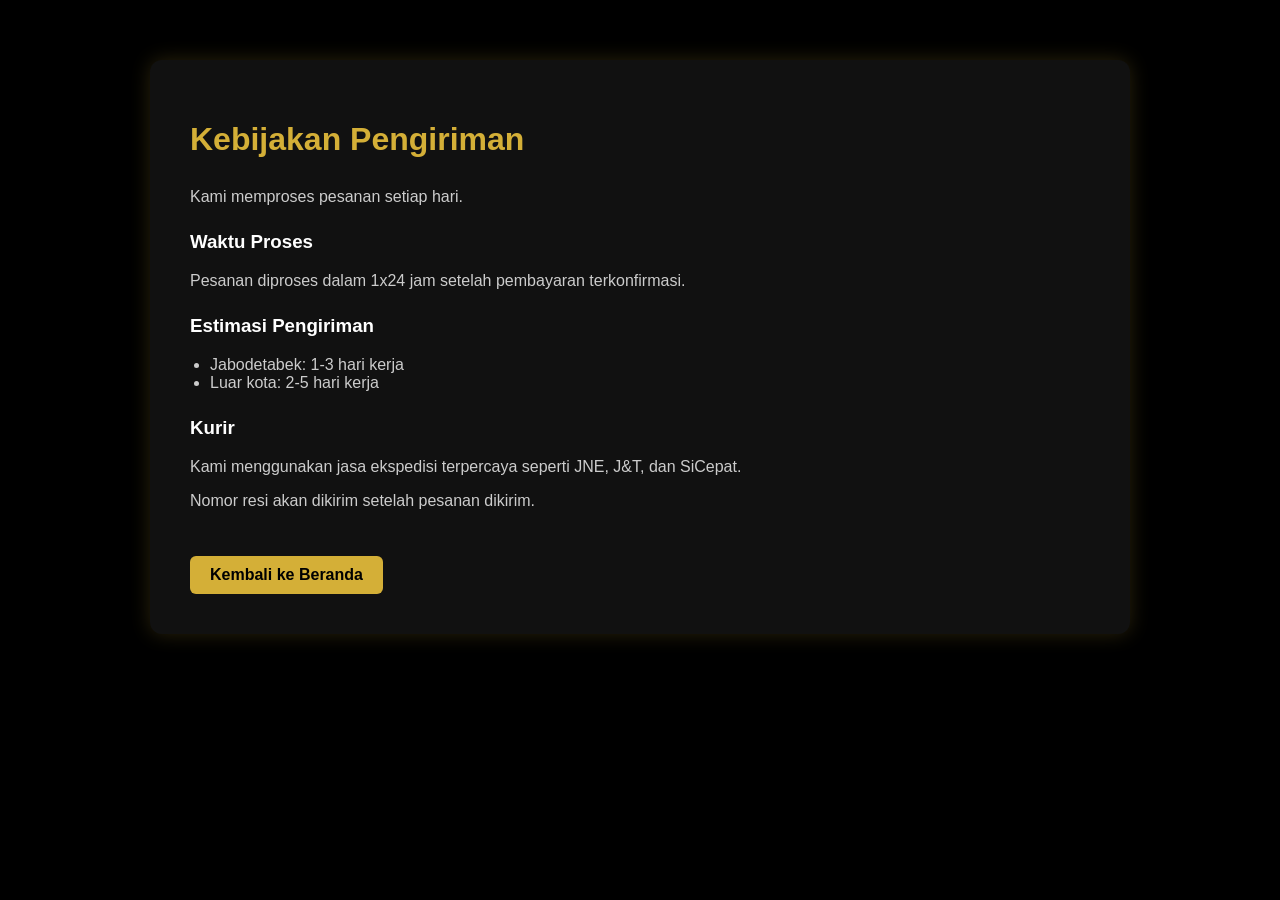
<file: pengiriman.html>
<!DOCTYPE html>
<html lang="id">
<head>
<meta charset="UTF-8">
<meta name="viewport" content="width=device-width, initial-scale=1.0">
<title>Kebijakan Pengiriman - SAUNG STORE</title>

<style>
body {
  margin: 0;
  font-family: Arial, sans-serif;
  background-color: #000;
  color: #ccc;
}

.container {
  max-width: 900px;
  margin: 60px auto;
  padding: 40px;
  background: #111;
  border-radius: 12px;
  box-shadow: 0 0 20px rgba(212,175,55,0.2);
}

h1 {
  color: #d4af37;
  margin-bottom: 30px;
}

h3 {
  color: #fff;
  margin-top: 25px;
}

ul {
  padding-left: 20px;
}

a {
  display: inline-block;
  margin-top: 30px;
  text-decoration: none;
  color: #000;
  background: #d4af37;
  padding: 10px 20px;
  border-radius: 6px;
  font-weight: bold;
}
</style>
</head>

<body>

<div class="container">
  <h1>Kebijakan Pengiriman</h1>

  <p>Kami memproses pesanan setiap hari.</p>

  <h3>Waktu Proses</h3>
  <p>Pesanan diproses dalam 1x24 jam setelah pembayaran terkonfirmasi.</p>

  <h3>Estimasi Pengiriman</h3>
  <ul>
    <li>Jabodetabek: 1-3 hari kerja</li>
    <li>Luar kota: 2-5 hari kerja</li>
  </ul>

  <h3>Kurir</h3>
  <p>Kami menggunakan jasa ekspedisi terpercaya seperti JNE, J&T, dan SiCepat.</p>

  <p>Nomor resi akan dikirim setelah pesanan dikirim.</p>

  <a href="index.html">Kembali ke Beranda</a>
</div>

</body>
</html>
</file>
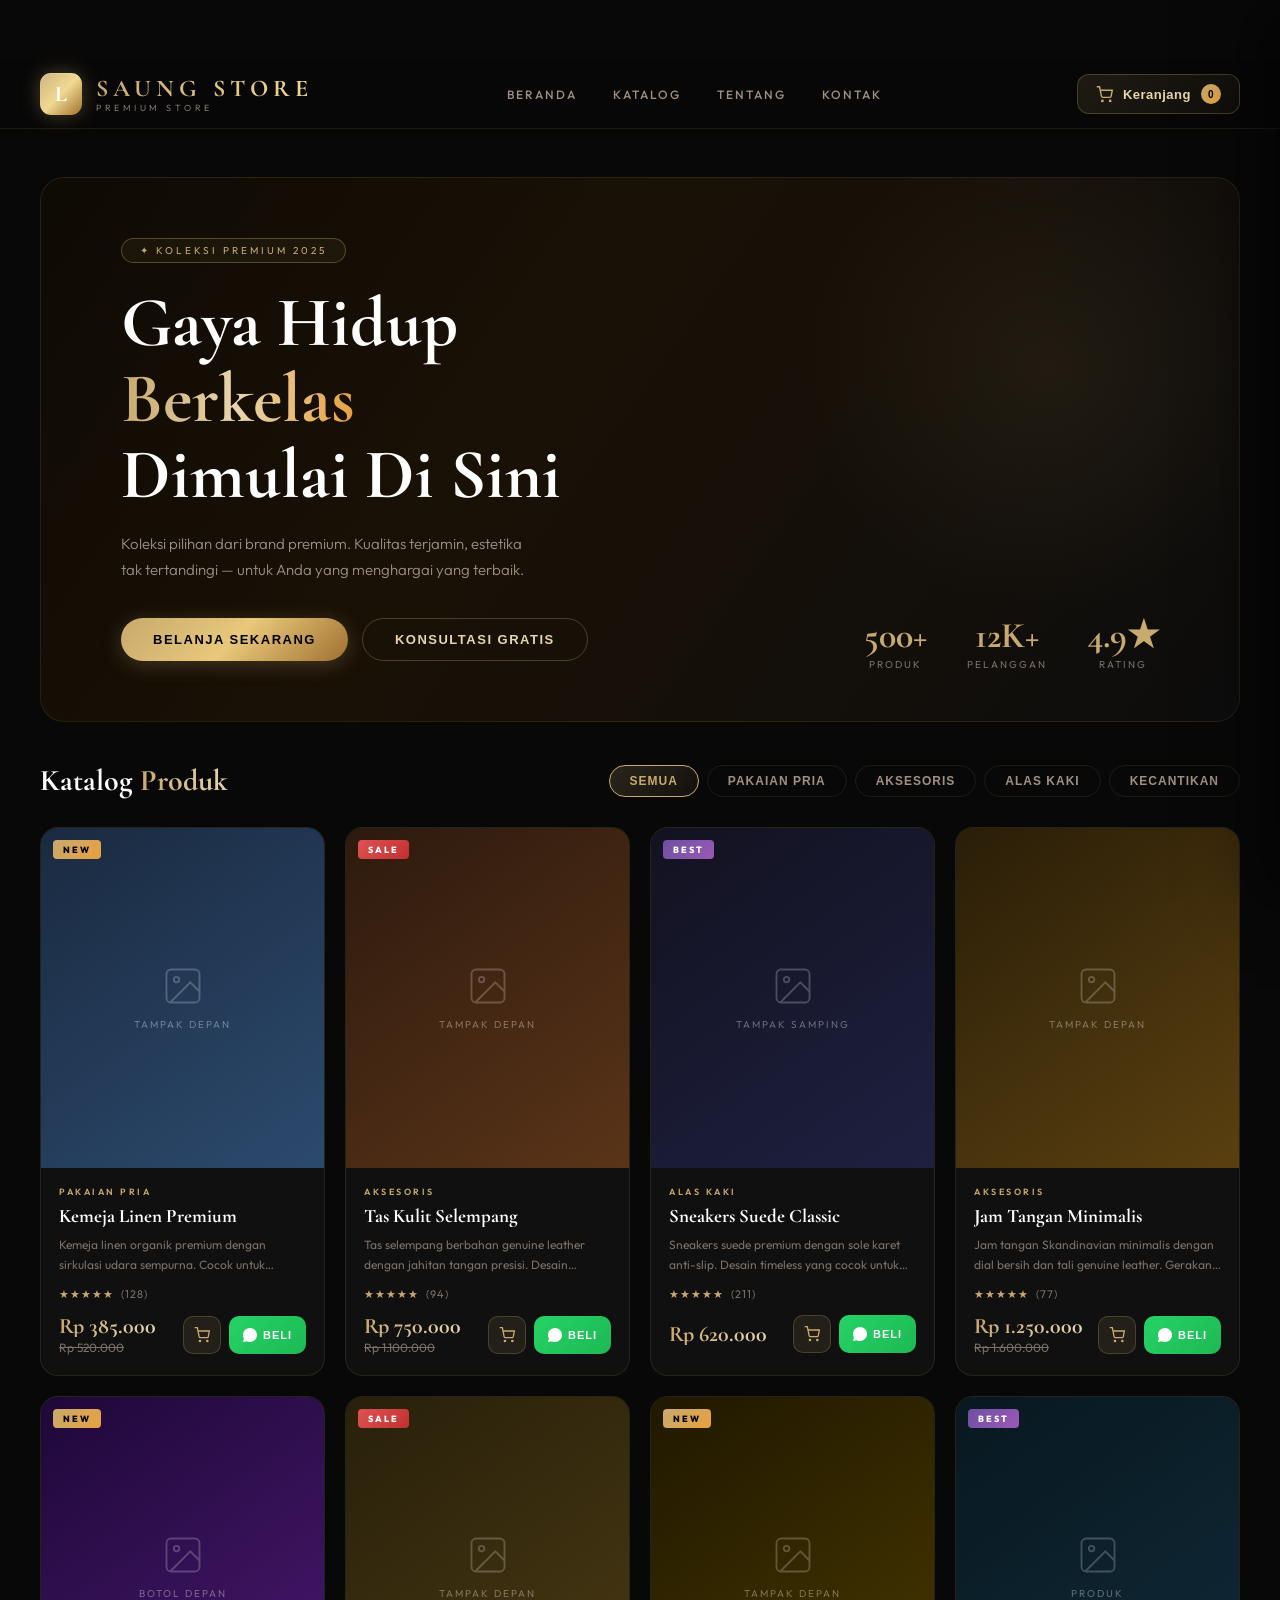
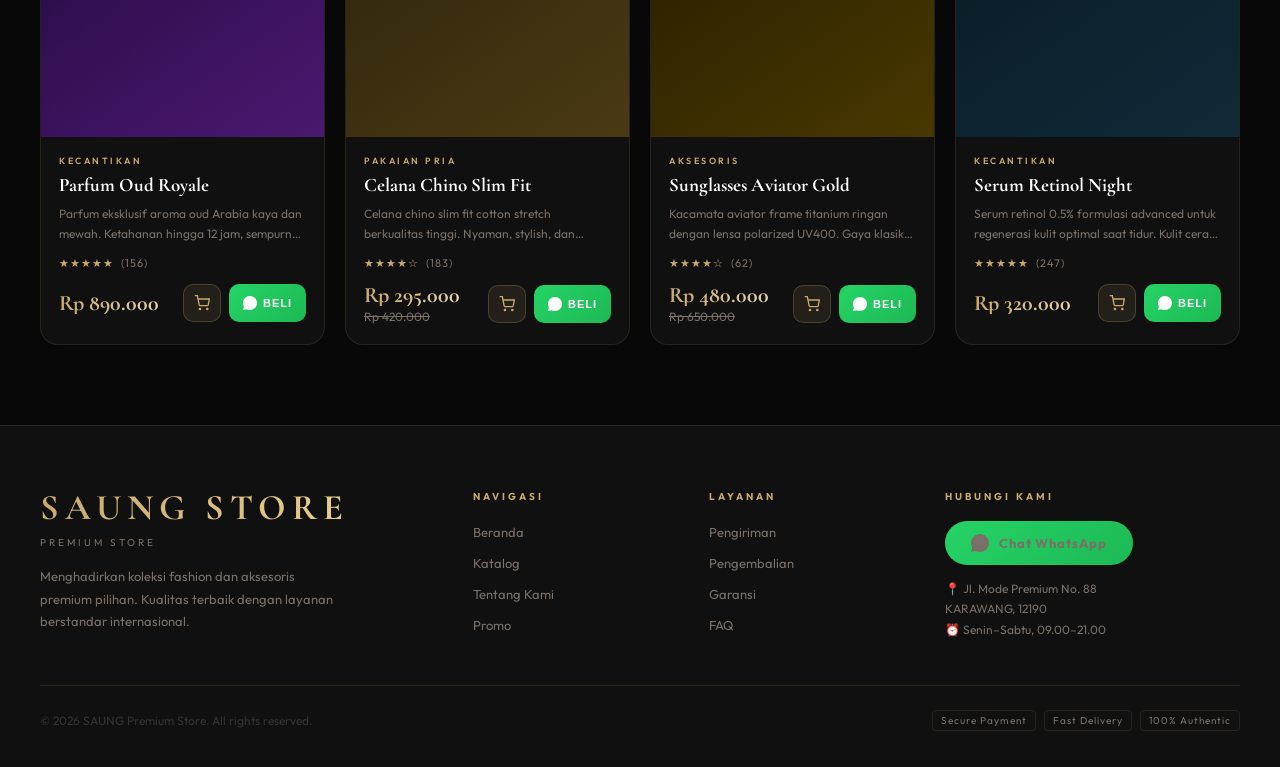
<file: shop.html>
<!DOCTYPE html>
<html lang="id">
<head>
<meta charset="UTF-8">
<meta name="viewport" content="width=device-width, initial-scale=1.0">
<title>SAUNG-STORE — Premium Store</title>
<link href="https://fonts.googleapis.com/css2?family=Cormorant+Garamond:wght@300;400;600;700&family=Outfit:wght@300;400;500;600;700&display=swap" rel="stylesheet">
<style>
:root {
  --gold:     #c8a96e;
  --gold-lt:  #e8d5aa;
  --gold-dk:  #8b6914;
  --bg:       #080808;
  --bg2:      #101010;
  --bg3:      #181818;
  --bg4:      #222;
  --border:   rgba(200,169,110,0.12);
  --border2:  rgba(200,169,110,0.28);
  --text:     #e8e0d4;
  --muted:    #7a7068;
  --muted2:   #a09080;
  --wa:       #25D366;
  --red:      #e05252;
}
*, *::before, *::after { margin:0; padding:0; box-sizing:border-box; }
html { scroll-behavior:smooth; }
body { font-family:'Outfit',sans-serif;background:var(--bg); color:var(--text); min-height:100vh; overflow-x:hidden; 
  padding-top: 60px;
}
::-webkit-scrollbar { width:5px; }
::-webkit-scrollbar-track { background:var(--bg); }
::-webkit-scrollbar-thumb { background:var(--gold-dk); border-radius:5px; }

/* NAV */
header {
  position:sticky; top:0; z-index:90;
  background:rgba(8,8,8,0.92); backdrop-filter:blur(24px);
  border-bottom:1px solid var(--border);
}
.nav-wrap {
  max-width:1440px; margin:0 auto;
  display:flex; align-items:center; justify-content:space-between;
  padding:0 40px; height:68px;
}
.logo { display:flex; align-items:center; gap:14px; text-decoration:none; }
.logo-mark {
  width:42px; height:42px; border-radius:11px;
  background:linear-gradient(135deg,#c8a96e 0%,#f0d890 50%,#a0712a 100%);
  display:flex; align-items:center; justify-content:center;
  box-shadow:0 0 20px rgba(200,169,110,0.35), inset 0 1px 0 rgba(255,255,255,0.2);
  position:relative; overflow:hidden;
}
.logo-mark::after { content:''; position:absolute; inset:0; background:linear-gradient(135deg,rgba(255,255,255,0.15) 0%,transparent 60%); }
.logo-mark span { font-family:'Cormorant Garamond',serif; font-size:22px; font-weight:700; color:#fff; position:relative; z-index:1; }
.logo-text-wrap { line-height:1; }
.logo-name {
  font-family:'Cormorant Garamond',serif; font-size:24px; font-weight:700; letter-spacing:5px;
  background:linear-gradient(90deg,#c8a96e,#f0d890,#c8a96e); background-size:200% auto;
  -webkit-background-clip:text; -webkit-text-fill-color:transparent; background-clip:text;
  animation:shimmer 4s linear infinite; text-transform:uppercase;
}
.logo-sub { font-size:9px; letter-spacing:3.5px; color:var(--muted2); text-transform:uppercase; font-weight:300; display:block; margin-top:2px; }
@keyframes shimmer { 0%{background-position:0% center} 100%{background-position:200% center} }
.nav-links { display:flex; align-items:center; gap:36px; }
.nav-links a {
  text-decoration:none; color:var(--muted2); font-size:12px; letter-spacing:2px;
  text-transform:uppercase; font-weight:500; transition:color .25s; position:relative;
}
.nav-links a::after { content:''; position:absolute; bottom:-4px; left:0; right:0; height:1px; background:var(--gold); transform:scaleX(0); transition:transform .25s; }
.nav-links a:hover { color:var(--gold); }
.nav-links a:hover::after { transform:scaleX(1); }
.nav-right { display:flex; align-items:center; gap:12px; }
.cart-trigger {
  display:flex; align-items:center; gap:10px;
  background:linear-gradient(135deg,rgba(200,169,110,0.12),rgba(200,169,110,0.05));
  border:1px solid var(--border2); border-radius:12px; padding:9px 18px;
  cursor:pointer; color:var(--gold-lt); font-size:13px; font-weight:600; letter-spacing:.5px; transition:all .25s;
}
.cart-trigger:hover { background:rgba(200,169,110,0.18); border-color:var(--gold); }
.cart-trigger svg { width:17px; height:17px; color:var(--gold); }
.cart-badge {
  background:linear-gradient(135deg,var(--gold),#e8a540); color:#000; font-size:10px; font-weight:800;
  min-width:20px; height:20px; border-radius:10px; display:flex; align-items:center; justify-content:center; padding:0 5px;
}

/* HERO */
.hero { max-width:1440px; margin:0 auto; padding:48px 40px 0; }
.hero-inner {
  border-radius:24px; overflow:hidden;
  background:linear-gradient(125deg,#0e0a04 0%,#1a1106 40%,#0d0d0d 100%);
  border:1px solid var(--border);
  min-height:420px; display:flex; align-items:center;
  position:relative; padding:60px 80px;
}
.hero-inner::before {
  content:''; position:absolute; right:-60px; top:-60px;
  width:500px; height:500px;
  background:radial-gradient(circle,rgba(200,169,110,0.08) 0%,transparent 70%);
  pointer-events:none;
}
.hero-label {
  display:inline-block; border:1px solid rgba(200,169,110,0.35); border-radius:50px;
  padding:5px 18px; font-size:10px; letter-spacing:3px; color:var(--gold);
  text-transform:uppercase; margin-bottom:22px; background:rgba(200,169,110,0.06);
}
.hero h1 {
  font-family:'Cormorant Garamond',serif; font-size:clamp(44px,5.5vw,76px);
  font-weight:700; line-height:1.08; color:#fff; margin-bottom:18px; max-width:560px;
}
.hero h1 em {
  font-style:normal;
  background:linear-gradient(90deg,var(--gold),var(--gold-lt),#e8a040);
  -webkit-background-clip:text; -webkit-text-fill-color:transparent; background-clip:text;
}
.hero p { color:var(--muted2); font-size:15px; line-height:1.7; max-width:420px; margin-bottom:36px; font-weight:300; }
.hero-btns { display:flex; gap:14px; flex-wrap:wrap; }
.btn-gold {
  background:linear-gradient(135deg,#c8a96e,#e8c87a,#a07030);
  border:none; padding:13px 32px; border-radius:50px; color:#000;
  font-size:13px; font-weight:700; letter-spacing:1.5px; cursor:pointer;
  text-transform:uppercase; transition:all .3s; box-shadow:0 4px 20px rgba(200,169,110,0.25);
}
.btn-gold:hover { transform:translateY(-2px); box-shadow:0 10px 30px rgba(200,169,110,0.4); }
.btn-ghost {
  background:transparent; border:1px solid rgba(200,169,110,0.3); padding:13px 32px;
  border-radius:50px; color:var(--gold-lt); font-size:13px; font-weight:600;
  letter-spacing:1.5px; cursor:pointer; text-transform:uppercase; transition:all .3s;
}
.btn-ghost:hover { border-color:var(--gold); background:rgba(200,169,110,0.08); }
.hero-stats { position:absolute; right:80px; bottom:50px; display:flex; gap:40px; }
.stat { text-align:center; }
.stat-num { font-family:'Cormorant Garamond',serif; font-size:36px; font-weight:700; color:var(--gold); line-height:1; display:block; }
.stat-lbl { font-size:10px; letter-spacing:2px; color:var(--muted); text-transform:uppercase; margin-top:4px; display:block; }

/* FILTER */
.filter-section {
  max-width:1440px; margin:0 auto; padding:40px 40px 0;
  display:flex; align-items:center; justify-content:space-between; flex-wrap:wrap; gap:16px;
}
.filter-title { font-family:'Cormorant Garamond',serif; font-size:30px; font-weight:700; color:#fff; }
.filter-title span { background:linear-gradient(90deg,var(--gold),var(--gold-lt)); -webkit-background-clip:text; -webkit-text-fill-color:transparent; background-clip:text; }
.filter-tabs { display:flex; gap:8px; flex-wrap:wrap; }
.filter-tab {
  padding:8px 20px; border-radius:50px; font-size:12px; font-weight:600;
  letter-spacing:1px; text-transform:uppercase; cursor:pointer;
  border:1px solid var(--border); background:transparent; color:var(--muted2); transition:all .25s;
}
.filter-tab:hover { border-color:var(--border2); color:var(--gold-lt); }
.filter-tab.active {
  background:linear-gradient(135deg,rgba(200,169,110,0.18),rgba(200,169,110,0.06));
  border-color:var(--gold); color:var(--gold);
}

/* PRODUCT GRID */
.products-section { max-width:1440px; margin:0 auto; padding:28px 40px 80px; }
.products-grid {
  display:grid; grid-template-columns:repeat(4,1fr); gap:20px;
}
@media(max-width:1200px){ .products-grid{grid-template-columns:repeat(3,1fr);} }
@media(max-width:860px) { .products-grid{grid-template-columns:repeat(2,1fr);} }
@media(max-width:480px) { .products-grid{grid-template-columns:1fr;} }

/* PRODUCT CARD */
.product-card {
  background:var(--bg2); border:1px solid var(--border);
  border-radius:18px; overflow:hidden; cursor:pointer;
  transition:transform .35s cubic-bezier(.25,.8,.25,1), box-shadow .35s cubic-bezier(.25,.8,.25,1), border-color .35s;
  position:relative;
}
/* ★ EFEK: Card Terangkat + Bayangan Dramatis */
.product-card:hover {
  transform:translateY(-14px) scale(1.015);
  box-shadow:
    0 40px 70px rgba(0,0,0,0.75),
    0 20px 40px rgba(0,0,0,0.5),
    0 0 0 1px rgba(200,169,110,0.3),
    0 0 50px rgba(200,169,110,0.07);
  border-color:rgba(200,169,110,0.35);
}

/* IMAGE AREA */
.card-img-wrap { position:relative; overflow:hidden; aspect-ratio:3/3.6; background:var(--bg3); }

/* Foto berganti saat hover */
.img-main, .img-hover {
  position:absolute; inset:0; width:100%; height:100%;
  object-fit:cover; transition:opacity .5s ease, transform .55s ease;
}
.img-hover { opacity:0; transform:scale(1.05); }
.product-card:hover .img-main  { opacity:0; transform:scale(1.05); }
.product-card:hover .img-hover { opacity:1; transform:scale(1); }

/* Placeholder main/hover */
.ph-wrap {
  position:absolute; inset:0; display:flex; flex-direction:column;
  align-items:center; justify-content:center; gap:10px;
  transition:opacity .5s ease, transform .55s ease;
}
.ph-wrap.ph-main  { opacity:1; transform:scale(1); }
.ph-wrap.ph-hover { opacity:0; transform:scale(1.05); }
.product-card:hover .ph-wrap.ph-main  { opacity:0; transform:scale(1.05); }
.product-card:hover .ph-wrap.ph-hover { opacity:1; transform:scale(1); }
.ph-icon { opacity:.22; }
.ph-label { font-size:10px; letter-spacing:2px; text-transform:uppercase; color:rgba(255,255,255,0.35); }

/* Badges */
.badge { position:absolute; top:12px; left:12px; z-index:4; font-size:9px; font-weight:800; letter-spacing:2px; text-transform:uppercase; padding:4px 10px; border-radius:4px; }
.badge-new  { background:linear-gradient(135deg,#c8a96e,#e8a040); color:#000; }
.badge-sale { background:linear-gradient(135deg,#e05252,#c03030); color:#fff; }
.badge-best { background:linear-gradient(135deg,#6e4fa3,#9b59b6); color:#fff; }
.wl-btn {
  position:absolute; top:12px; right:12px; z-index:4;
  width:34px; height:34px; border-radius:50%;
  background:rgba(8,8,8,0.7); backdrop-filter:blur(8px);
  border:1px solid rgba(255,255,255,0.1);
  display:flex; align-items:center; justify-content:center;
  cursor:pointer; font-size:15px; transition:all .2s;
  opacity:0;
}
.product-card:hover .wl-btn { opacity:1; }
.wl-btn:hover { background:rgba(200,169,110,0.2); border-color:var(--gold); }
.quick-btn {
  position:absolute; bottom:14px; left:50%; transform:translateX(-50%) translateY(8px);
  background:rgba(8,8,8,0.85); backdrop-filter:blur(12px);
  border:1px solid rgba(200,169,110,0.3); border-radius:50px;
  padding:8px 20px; color:var(--gold-lt); font-size:11px; font-weight:600;
  letter-spacing:1.5px; text-transform:uppercase; white-space:nowrap;
  opacity:0; transition:opacity .25s, transform .25s; pointer-events:none; z-index:4;
}
.product-card:hover .quick-btn { opacity:1; transform:translateX(-50%) translateY(0); pointer-events:all; }

/* CARD BODY */
.card-body { padding:18px 18px 20px; }
.card-cat { font-size:9px; letter-spacing:2.5px; color:var(--gold); text-transform:uppercase; margin-bottom:7px; font-weight:600; }
.card-name { font-family:'Cormorant Garamond',serif; font-size:19px; font-weight:700; color:#fff; line-height:1.25; margin-bottom:8px; display:-webkit-box; -webkit-line-clamp:2; -webkit-box-orient:vertical; overflow:hidden; }
.card-desc { font-size:12px; color:var(--muted); line-height:1.65; margin-bottom:12px; display:-webkit-box; -webkit-line-clamp:2; -webkit-box-orient:vertical; overflow:hidden; }
.card-stars { color:var(--gold); font-size:11px; letter-spacing:1px; margin-bottom:14px; }
.card-stars span { color:var(--muted); font-size:11px; margin-left:4px; }
.card-footer { display:flex; align-items:center; justify-content:space-between; gap:8px; }
.card-price { font-family:'Cormorant Garamond',serif; font-size:22px; font-weight:700; background:linear-gradient(90deg,var(--gold),var(--gold-lt)); -webkit-background-clip:text; -webkit-text-fill-color:transparent; background-clip:text; line-height:1; }
.card-old { font-size:12px; color:var(--muted); text-decoration:line-through; margin-top:3px; }
.card-actions { display:flex; gap:8px; }
.btn-bag {
  width:38px; height:38px; border-radius:10px;
  background:rgba(200,169,110,0.1); border:1px solid rgba(200,169,110,0.25);
  color:var(--gold); cursor:pointer; display:flex; align-items:center; justify-content:center;
  transition:all .2s; flex-shrink:0;
}
.btn-bag:hover { background:rgba(200,169,110,0.22); border-color:var(--gold); transform:scale(1.08); }
.btn-bag svg { width:16px; height:16px; }
.btn-wa {
  height:38px; padding:0 14px; border-radius:10px;
  background:linear-gradient(135deg,#25D366,#1db954);
  border:none; color:#fff; font-size:11px; font-weight:700;
  letter-spacing:1px; text-transform:uppercase; cursor:pointer;
  display:flex; align-items:center; gap:6px; transition:all .2s; white-space:nowrap;
}
.btn-wa:hover { transform:scale(1.05); box-shadow:0 6px 18px rgba(37,211,102,0.3); }
.btn-wa svg { width:14px; height:14px; flex-shrink:0; }

/* MODAL */
.modal-bg {
  position:fixed; inset:0; z-index:200;
  background:rgba(0,0,0,0.9); backdrop-filter:blur(12px);
  display:flex; align-items:center; justify-content:center;
  padding:20px; opacity:0; pointer-events:none; transition:opacity .3s;
}
.modal-bg.open { opacity:1; pointer-events:all; }
.modal-box {
  background:var(--bg2); border:1px solid var(--border); border-radius:24px;
  max-width:960px; width:100%; max-height:92vh; overflow:hidden;
  display:grid; grid-template-columns:1fr 1fr; position:relative;
  transform:translateY(20px) scale(.97); transition:transform .35s cubic-bezier(.25,.8,.25,1);
  box-shadow:0 40px 80px rgba(0,0,0,0.7);
}
.modal-bg.open .modal-box { transform:translateY(0) scale(1); }
@media(max-width:700px) { .modal-box{grid-template-columns:1fr;max-height:95vh;overflow-y:auto;} }

.modal-gallery { position:relative; overflow:hidden; background:var(--bg3); min-height:420px; }
.m-slides-wrap { position:absolute; inset:0; display:flex; transition:transform .45s cubic-bezier(.25,.8,.25,1); }
.m-slide { min-width:100%; height:100%; position:relative; overflow:hidden; }
.m-slide img { width:100%; height:100%; object-fit:cover; }
.m-slide .ms-ph { width:100%; height:100%; min-height:420px; display:flex; flex-direction:column; align-items:center; justify-content:center; gap:12px; }
.m-slide .ms-ph span { font-size:11px; letter-spacing:2px; color:var(--muted); opacity:.5; text-transform:uppercase; }
.m-arr { position:absolute; top:50%; transform:translateY(-50%); width:100%; display:flex; justify-content:space-between; padding:0 14px; z-index:5; pointer-events:none; }
.marr { pointer-events:all; width:38px; height:38px; border-radius:50%; background:rgba(8,8,8,0.75); backdrop-filter:blur(8px); border:1px solid rgba(200,169,110,0.25); color:var(--gold); font-size:16px; cursor:pointer; display:flex; align-items:center; justify-content:center; transition:all .2s; }
.marr:hover { background:rgba(200,169,110,0.18); border-color:var(--gold); }
.m-thumbs { position:absolute; bottom:0; left:0; right:0; display:flex; gap:8px; padding:10px 16px; background:linear-gradient(to top,rgba(0,0,0,0.85),transparent); overflow-x:auto; }
.m-thumb { width:54px; height:54px; border-radius:10px; overflow:hidden; border:2px solid transparent; cursor:pointer; flex-shrink:0; transition:border-color .2s, opacity .2s; opacity:.6; }
.m-thumb.active { border-color:var(--gold); opacity:1; }
.m-thumb img { width:100%; height:100%; object-fit:cover; }
.m-thumb .th-ph { width:100%; height:100%; display:flex; align-items:center; justify-content:center; font-size:18px; }
.m-close { position:absolute; top:14px; right:14px; z-index:10; width:36px; height:36px; border-radius:50%; background:rgba(8,8,8,0.8); backdrop-filter:blur(8px); border:1px solid rgba(255,255,255,0.1); color:var(--muted2); font-size:16px; cursor:pointer; display:flex; align-items:center; justify-content:center; transition:all .2s; }
.m-close:hover { background:rgba(255,255,255,0.1); color:#fff; }

.modal-info { padding:36px; overflow-y:auto; display:flex; flex-direction:column; justify-content:space-between; gap:0; }
.m-cat { display:inline-block; font-size:9px; letter-spacing:3px; color:var(--gold); text-transform:uppercase; font-weight:700; margin-bottom:10px; border:1px solid rgba(200,169,110,0.25); border-radius:4px; padding:3px 10px; background:rgba(200,169,110,0.05); }
.m-name { font-family:'Cormorant Garamond',serif; font-size:clamp(24px,2.5vw,32px); font-weight:700; color:#fff; line-height:1.15; margin-bottom:12px; }
.m-stars-row { display:flex; align-items:center; gap:8px; margin-bottom:18px; }
.m-stars { color:var(--gold); font-size:13px; letter-spacing:2px; }
.m-reviews { font-size:12px; color:var(--muted); }
.m-price-row { display:flex; align-items:baseline; gap:12px; margin-bottom:20px; }
.m-price { font-family:'Cormorant Garamond',serif; font-size:36px; font-weight:700; background:linear-gradient(90deg,var(--gold),#f0d890,var(--gold)); -webkit-background-clip:text; -webkit-text-fill-color:transparent; background-clip:text; }
.m-old { font-size:15px; color:var(--muted); text-decoration:line-through; }
.m-disc { font-size:11px; font-weight:700; color:#000; background:linear-gradient(135deg,var(--gold),#e8c060); padding:3px 8px; border-radius:4px; }
.m-div { height:1px; background:var(--border); margin:18px 0; }
.m-desc { font-size:14px; color:var(--muted2); line-height:1.75; margin-bottom:20px; }
.m-feats { list-style:none; margin-bottom:24px; }
.m-feats li { font-size:13px; color:var(--muted2); padding:9px 0; border-bottom:1px solid rgba(255,255,255,0.04); display:flex; align-items:flex-start; gap:10px; }
.m-feats li::before { content:'✦'; color:var(--gold); font-size:9px; flex-shrink:0; margin-top:3px; }
.m-btns { display:flex; gap:12px; flex-wrap:wrap; }
.btn-m-cart { flex:1; min-width:120px; height:48px; border-radius:12px; background:rgba(200,169,110,0.1); border:1px solid rgba(200,169,110,0.3); color:var(--gold-lt); font-size:12px; font-weight:700; letter-spacing:1.5px; text-transform:uppercase; cursor:pointer; transition:all .2s; display:flex; align-items:center; justify-content:center; gap:8px; }
.btn-m-cart:hover { background:rgba(200,169,110,0.2); border-color:var(--gold); }
.btn-m-wa { flex:1; min-width:140px; height:48px; border-radius:12px; background:linear-gradient(135deg,#25D366,#1db954); border:none; color:#fff; font-size:12px; font-weight:700; letter-spacing:1.5px; text-transform:uppercase; cursor:pointer; display:flex; align-items:center; justify-content:center; gap:8px; transition:all .2s; }
.btn-m-wa:hover { transform:translateY(-2px); box-shadow:0 8px 24px rgba(37,211,102,0.35); }

/* CART */
.cart-ov { position:fixed; inset:0; z-index:150; background:rgba(0,0,0,0.65); backdrop-filter:blur(4px); opacity:0; pointer-events:none; transition:opacity .3s; }
.cart-ov.open { opacity:1; pointer-events:all; }
.cart-drawer { position:fixed; top:0; right:-440px; bottom:0; width:440px; max-width:100vw; z-index:151; background:var(--bg2); border-left:1px solid var(--border); display:flex; flex-direction:column; transition:right .4s cubic-bezier(.25,.8,.25,1); box-shadow:-24px 0 60px rgba(0,0,0,0.5); }
.cart-drawer.open { right:0; }
.cart-head { display:flex; align-items:center; justify-content:space-between; padding:24px 28px 20px; border-bottom:1px solid var(--border); }
.cart-head h3 { font-family:'Cormorant Garamond',serif; font-size:24px; font-weight:700; background:linear-gradient(90deg,var(--gold),var(--gold-lt)); -webkit-background-clip:text; -webkit-text-fill-color:transparent; background-clip:text; }
.cart-close-btn { width:36px; height:36px; border-radius:9px; background:var(--bg3); border:1px solid var(--border); color:var(--muted2); cursor:pointer; font-size:16px; display:flex; align-items:center; justify-content:center; transition:all .2s; }
.cart-close-btn:hover { background:var(--bg4); color:#fff; }
.cart-body { flex:1; overflow-y:auto; padding:16px 28px; }
.cart-empty { text-align:center; padding:70px 0; }
.cart-empty svg { opacity:.15; margin-bottom:16px; }
.cart-empty p { color:var(--muted); font-size:14px; }
.cart-item { display:flex; gap:14px; padding:16px 0; border-bottom:1px solid rgba(255,255,255,0.04); }
.ci-img { width:76px; height:76px; border-radius:12px; overflow:hidden; flex-shrink:0; background:var(--bg3); display:flex; align-items:center; justify-content:center; }
.ci-img img { width:100%; height:100%; object-fit:cover; }
.ci-ph { width:100%; height:100%; display:flex; align-items:center; justify-content:center; font-size:26px; }
.ci-info { flex:1; }
.ci-name { font-size:14px; font-weight:600; color:#fff; margin-bottom:4px; line-height:1.3; }
.ci-price { font-size:14px; color:var(--gold); font-weight:700; margin-bottom:10px; }
.ci-qty { display:flex; align-items:center; gap:10px; }
.qty-btn { width:28px; height:28px; border-radius:7px; background:var(--bg4); border:1px solid var(--border); color:var(--text); cursor:pointer; font-size:15px; display:flex; align-items:center; justify-content:center; transition:all .2s; }
.qty-btn:hover { border-color:var(--gold); color:var(--gold); }
.qty-n { font-size:14px; font-weight:700; min-width:22px; text-align:center; }
.ci-del { background:none; border:none; color:var(--muted); cursor:pointer; padding:6px; font-size:16px; transition:color .2s; align-self:flex-start; margin-top:2px; }
.ci-del:hover { color:var(--red); }
.cart-foot { padding:20px 28px 28px; border-top:1px solid var(--border); }
.cart-total-row { display:flex; justify-content:space-between; align-items:baseline; margin-bottom:18px; }
.ct-lbl { font-size:12px; letter-spacing:2px; color:var(--muted); text-transform:uppercase; }
.ct-amt { font-family:'Cormorant Garamond',serif; font-size:30px; font-weight:700; background:linear-gradient(90deg,var(--gold),var(--gold-lt)); -webkit-background-clip:text; -webkit-text-fill-color:transparent; background-clip:text; }
.btn-checkout { width:100%; height:52px; border-radius:14px; background:linear-gradient(135deg,#25D366,#20bd58,#18a048); border:none; color:#fff; font-size:14px; font-weight:800; letter-spacing:2px; text-transform:uppercase; cursor:pointer; display:flex; align-items:center; justify-content:center; gap:12px; transition:all .3s; box-shadow:0 4px 16px rgba(37,211,102,0.2); }
.btn-checkout:hover { transform:translateY(-2px); box-shadow:0 12px 32px rgba(37,211,102,0.35); }

/* FOOTER */
footer { background:var(--bg2); border-top:1px solid var(--border); padding:64px 40px 36px; }
.foot-inner { max-width:1440px; margin:0 auto; display:grid; grid-template-columns:2fr 1fr 1fr 1.5fr; gap:40px; }
@media(max-width:860px){ .foot-inner{grid-template-columns:1fr 1fr;} }
@media(max-width:540px){ .foot-inner{grid-template-columns:1fr;} }
.foot-logo-name { font-family:'Cormorant Garamond',serif; font-size:36px; font-weight:700; letter-spacing:6px; background:linear-gradient(90deg,#c8a96e,#f0d890,#c8a96e); background-size:200% auto; -webkit-background-clip:text; -webkit-text-fill-color:transparent; background-clip:text; animation:shimmer 5s linear infinite; text-transform:uppercase; line-height:1; margin-bottom:10px; }
.foot-sub { font-size:10px; letter-spacing:3px; color:var(--muted); text-transform:uppercase; margin-bottom:16px; }
.foot-desc { font-size:13px; color:var(--muted); line-height:1.75; max-width:300px; }
.foot-col h4 { font-size:10px; letter-spacing:3px; color:var(--gold); text-transform:uppercase; font-weight:700; margin-bottom:18px; }
.foot-col ul { list-style:none; }
.foot-col li { margin-bottom:11px; }
.foot-col a { color:var(--muted); text-decoration:none; font-size:13px; transition:color .2s; }
.foot-col a:hover { color:var(--gold-lt); }
.foot-wa-link { display:inline-flex; align-items:center; gap:10px; background:linear-gradient(135deg,#25D366,#1db954); color:#fff; text-decoration:none; padding:13px 26px; border-radius:50px; margin-bottom:14px; font-size:13px; font-weight:700; letter-spacing:1px; transition:all .25s; }
.foot-wa-link:hover { transform:translateY(-2px); box-shadow:0 8px 24px rgba(37,211,102,0.35); }
.foot-address { font-size:12px; color:var(--muted); line-height:1.7; }
.foot-bottom { max-width:1440px; margin:40px auto 0; padding-top:24px; border-top:1px solid var(--border); display:flex; justify-content:space-between; align-items:center; flex-wrap:wrap; gap:12px; }
.foot-copy { font-size:12px; color:rgba(255,255,255,0.15); }
.foot-badges { display:flex; gap:8px; }
.foot-badge { font-size:10px; letter-spacing:1px; color:var(--muted); border:1px solid var(--border); border-radius:4px; padding:3px 8px; }

/* TOAST */
.toast { position:fixed; bottom:32px; left:50%; transform:translateX(-50%) translateY(16px); background:linear-gradient(135deg,rgba(200,169,110,0.97),rgba(200,160,50,0.97)); backdrop-filter:blur(12px); color:#000; padding:12px 28px; border-radius:50px; font-size:13px; font-weight:700; z-index:500; opacity:0; transition:all .3s; white-space:nowrap; box-shadow:0 8px 24px rgba(0,0,0,0.4); }
.toast.show { opacity:1; transform:translateX(-50%) translateY(0); }

/* CHECKOUT MODAL */
.ck-bg {
  position:fixed; inset:0; z-index:300;
  background:rgba(0,0,0,0.92); backdrop-filter:blur(14px);
  display:flex; align-items:center; justify-content:center;
  padding:16px; opacity:0; pointer-events:none; transition:opacity .3s;
}
.ck-bg.open { opacity:1; pointer-events:all; }

.ck-box {
  background:var(--bg2); border:1px solid var(--border);
  border-radius:24px; width:100%; max-width:780px; max-height:92vh;
  overflow-y:auto; position:relative;
  transform:translateY(24px) scale(.97);
  transition:transform .35s cubic-bezier(.25,.8,.25,1);
  box-shadow:0 40px 80px rgba(0,0,0,0.7);
}
.ck-bg.open .ck-box { transform:translateY(0) scale(1); }

.ck-header {
  display:flex; align-items:center; justify-content:space-between;
  padding:28px 32px 24px;
  border-bottom:1px solid var(--border);
  position:sticky; top:0; background:var(--bg2); z-index:2; border-radius:24px 24px 0 0;
}
.ck-header h2 {
  font-family:'Cormorant Garamond',serif; font-size:26px; font-weight:700;
  background:linear-gradient(90deg,var(--gold),var(--gold-lt));
  -webkit-background-clip:text; -webkit-text-fill-color:transparent; background-clip:text;
}
.ck-close { width:36px; height:36px; border-radius:50%; background:var(--bg3); border:1px solid var(--border); color:var(--muted2); font-size:16px; cursor:pointer; display:flex; align-items:center; justify-content:center; transition:all .2s; }
.ck-close:hover { background:var(--bg4); color:#fff; }

.ck-body { padding:28px 32px 32px; display:grid; grid-template-columns:1fr 1fr; gap:28px; }
@media(max-width:600px){ .ck-body{grid-template-columns:1fr; gap:20px; padding:20px;} }

/* ORDER SUMMARY */
.ck-summary h3 { font-size:11px; letter-spacing:3px; color:var(--gold); text-transform:uppercase; font-weight:700; margin-bottom:16px; }

.ck-product-list { display:flex; flex-direction:column; gap:12px; margin-bottom:20px; }

.ck-product-item {
  display:flex; gap:12px; align-items:flex-start;
  background:var(--bg3); border-radius:12px; padding:12px;
  border:1px solid var(--border);
}
.ck-prod-img {
  width:64px; height:64px; border-radius:10px; overflow:hidden;
  flex-shrink:0; background:var(--bg4);
  display:flex; align-items:center; justify-content:center;
}
.ck-prod-img img { width:100%; height:100%; object-fit:cover; }
.ck-prod-ph { width:100%; height:100%; display:flex; align-items:center; justify-content:center; font-size:20px; }
.ck-prod-info { flex:1; }
.ck-prod-name { font-size:13px; font-weight:700; color:#fff; margin-bottom:4px; line-height:1.3; }
.ck-prod-cat { font-size:10px; color:var(--gold); letter-spacing:1px; text-transform:uppercase; margin-bottom:6px; }
.ck-prod-meta { display:flex; align-items:center; justify-content:space-between; gap:8px; }
.ck-prod-qty { font-size:12px; color:var(--muted2); }
.ck-prod-price { font-size:14px; font-weight:700; color:var(--gold-lt); }

.ck-total-box {
  background:linear-gradient(135deg,rgba(200,169,110,0.08),rgba(200,169,110,0.03));
  border:1px solid var(--border2); border-radius:12px; padding:16px;
}
.ck-total-row { display:flex; justify-content:space-between; align-items:center; padding:6px 0; }
.ck-total-row.main { border-top:1px solid var(--border); margin-top:6px; padding-top:12px; }
.ck-total-label { font-size:12px; color:var(--muted2); }
.ck-total-val { font-size:13px; color:var(--text); font-weight:600; }
.ck-grand-label { font-size:13px; font-weight:700; color:var(--gold); letter-spacing:.5px; }
.ck-grand-val {
  font-family:'Cormorant Garamond',serif; font-size:26px; font-weight:700;
  background:linear-gradient(90deg,var(--gold),var(--gold-lt));
  -webkit-background-clip:text; -webkit-text-fill-color:transparent; background-clip:text;
}

/* FORM SIDE */
.ck-form h3 { font-size:11px; letter-spacing:3px; color:var(--gold); text-transform:uppercase; font-weight:700; margin-bottom:16px; }

.form-group { margin-bottom:16px; }
.form-group label { display:block; font-size:11px; letter-spacing:1.5px; color:var(--muted2); text-transform:uppercase; font-weight:600; margin-bottom:8px; }
.form-group input,
.form-group textarea,
.form-group select {
  width:100%; background:var(--bg3); border:1px solid var(--border);
  border-radius:10px; padding:12px 14px; color:var(--text);
  font-size:14px; font-family:'Outfit',sans-serif;
  outline:none; transition:border-color .2s;
  -webkit-appearance:none;
}
.form-group select { background-image:url("data:image/svg+xml,%3Csvg xmlns='http://www.w3.org/2000/svg' width='12' height='12' viewBox='0 0 24 24' fill='none' stroke='%237a7068' stroke-width='2'%3E%3Cpolyline points='6 9 12 15 18 9'/%3E%3C/svg%3E"); background-repeat:no-repeat; background-position:right 14px center; padding-right:36px; }
.form-group input:focus,
.form-group textarea:focus,
.form-group select:focus { border-color:var(--gold); background:var(--bg4); }
.form-group textarea { resize:vertical; min-height:80px; }
.form-group input::placeholder,
.form-group textarea::placeholder { color:var(--muted); }
.form-group select option { background:var(--bg3); color:var(--text); }

/* Payment cards */
.pay-options { display:grid; grid-template-columns:1fr 1fr; gap:8px; }
.pay-card {
  border:1px solid var(--border); border-radius:10px; padding:10px 12px;
  cursor:pointer; transition:all .2s; display:flex; align-items:center; gap:8px;
}
.pay-card:hover { border-color:var(--border2); }
.pay-card.selected { border-color:var(--gold); background:rgba(200,169,110,0.08); }
.pay-card input[type=radio] { display:none; }
.pay-icon { font-size:18px; }
.pay-label { font-size:12px; font-weight:600; color:var(--text); line-height:1.2; }
.pay-sub { font-size:10px; color:var(--muted); margin-top:1px; }

/* Bank info hint */
.bank-info {
  margin-top:12px; background:rgba(200,169,110,0.06); border:1px solid rgba(200,169,110,0.2);
  border-radius:10px; padding:12px 14px; display:none;
}
.bank-info.show { display:block; }
.bank-info p { font-size:12px; color:var(--muted2); line-height:1.8; }
.bank-info strong { color:var(--gold-lt); }

.btn-send-wa {
  width:100%; height:54px; border-radius:14px; margin-top:24px;
  background:linear-gradient(135deg,#25D366,#20bd58,#18a048);
  border:none; color:#fff; font-size:15px; font-weight:800;
  letter-spacing:2px; text-transform:uppercase; cursor:pointer;
  display:flex; align-items:center; justify-content:center; gap:12px;
  transition:all .3s; box-shadow:0 4px 20px rgba(37,211,102,0.25);
}
.btn-send-wa:hover { transform:translateY(-2px); box-shadow:0 12px 32px rgba(37,211,102,0.4); }

.form-note { font-size:11px; color:var(--muted); text-align:center; margin-top:10px; line-height:1.6; }

/* Required star */
.req { color:var(--red); }

@media(max-width:768px) {
  .nav-links{display:none;}
  .nav-wrap{padding:0 20px;}
  .hero{padding:24px 20px 0;}
  .hero-inner{padding:36px 28px; min-height:360px;}
  .hero-stats{display:none;}
  .filter-section,.products-section{padding-left:20px;padding-right:20px;}
  footer{padding:48px 20px 28px;}
  .modal-box{grid-template-columns:1fr;overflow-y:auto;}
  .modal-info{padding:24px;}
}
</style>
</head>
<body>

<!-- HEADER -->
<header>
  <div class="nav-wrap">
    <a class="logo" href="#">
      <div class="logo-mark"><span>L</span></div>
      <div class="logo-text-wrap">
        <div class="logo-name">SAUNG STORE</div>
        <span class="logo-sub">Premium Store</span>
      </div>
    </a>
    <nav class="nav-links">
      <a href="#">Beranda</a>
      <a href="#katalog">Katalog</a>
      <a href="#footer">Tentang</a>
      <a href="#footer">Kontak</a>
    </nav>
    <div class="nav-right">
      <button class="cart-trigger" onclick="openCart()">
        <svg viewBox="0 0 24 24" fill="none" stroke="currentColor" stroke-width="2"><circle cx="9" cy="21" r="1"/><circle cx="20" cy="21" r="1"/><path d="M1 1h4l2.68 13.39a2 2 0 0 0 2 1.61h9.72a2 2 0 0 0 2-1.61L23 6H6"/></svg>
        Keranjang
        <span class="cart-badge" id="cartCount">0</span>
      </button>
    </div>
  </div>
</header>

<!-- HERO -->
<section class="hero">
  <div class="hero-inner">
    <div>
      <div class="hero-label">✦ Koleksi Premium 2025</div>
      <h1>Gaya Hidup<br><em>Berkelas</em><br>Dimulai Di Sini</h1>
      <p>Koleksi pilihan dari brand premium. Kualitas terjamin, estetika tak tertandingi — untuk Anda yang menghargai yang terbaik.</p>
      <div class="hero-btns">
        <button class="btn-gold" onclick="document.getElementById('katalog').scrollIntoView({behavior:'smooth'})">Belanja Sekarang</button>
        <button class="btn-ghost" onclick="openWA('Halo DIPSY! Saya ingin konsultasi produk.')">Konsultasi Gratis</button>
      </div>
    </div>
    <div class="hero-stats">
      <div class="stat"><span class="stat-num">500+</span><span class="stat-lbl">Produk</span></div>
      <div class="stat"><span class="stat-num">12K+</span><span class="stat-lbl">Pelanggan</span></div>
      <div class="stat"><span class="stat-num">4.9★</span><span class="stat-lbl">Rating</span></div>
    </div>
  </div>
</section>

<!-- FILTER -->
<div class="filter-section" id="katalog">
  <div class="filter-title">Katalog <span>Produk</span></div>
  <div class="filter-tabs" id="filterTabs"></div>
</div>

<!-- GRID -->
<section class="products-section">
  <div class="products-grid" id="productsGrid"></div>
</section>

<!-- FOOTER -->
<footer id="footer">
  <div class="foot-inner">
    <div>
      <div class="foot-logo-name">SAUNG STORE</div>
      <div class="foot-sub">Premium Store</div>
      <div class="foot-desc">Menghadirkan koleksi fashion dan aksesoris premium pilihan. Kualitas terbaik dengan layanan berstandar internasional.</div>
    </div>
    <div class="foot-col">
      <h4>Navigasi</h4>
      <ul>
        <li><a href="#">Beranda</a></li>
        <li><a href="#katalog">Katalog</a></li>
        <li><a href="#">Tentang Kami</a></li>
        <li><a href="#">Promo</a></li>
      </ul>
    </div>
    <div class="foot-col">
      <h4>Layanan</h4>
      <ul>
        <li><a href="#">Pengiriman</a></li>
        <li><a href="#">Pengembalian</a></li>
        <li><a href="#">Garansi</a></li>
        <li><a href="#">FAQ</a></li>
      </ul>
    </div>
    <div class="foot-col">
      <h4>Hubungi Kami</h4>
      <a class="foot-wa-link" href="#" onclick="openWA('Halo Dipsy!')">
        <svg width="18" height="18" viewBox="0 0 24 24" fill="currentColor"><path d="M17.472 14.382c-.297-.149-1.758-.867-2.03-.967-.273-.099-.471-.148-.67.15-.197.297-.767.966-.94 1.164-.173.199-.347.223-.644.075-.297-.15-1.255-.463-2.39-1.475-.883-.788-1.48-1.761-1.653-2.059-.173-.297-.018-.458.13-.606.134-.133.298-.347.446-.52.149-.174.198-.298.298-.497.099-.198.05-.371-.025-.52-.075-.149-.669-1.612-.916-2.207-.242-.579-.487-.5-.669-.51-.173-.008-.371-.01-.57-.01-.198 0-.52.074-.792.372-.272.297-1.04 1.016-1.04 2.479 0 1.462 1.065 2.875 1.213 3.074.149.198 2.096 3.2 5.077 4.487.709.306 1.262.489 1.694.625.712.227 1.36.195 1.871.118.571-.085 1.758-.719 2.006-1.413.248-.694.248-1.289.173-1.413-.074-.124-.272-.198-.57-.347z"/><path d="M12 0C5.373 0 0 5.373 0 12c0 2.114.554 4.099 1.523 5.82L.057 23.928l6.204-1.428A11.949 11.949 0 0012 24c6.627 0 12-5.373 12-12S18.627 0 12 0z"/></svg>
        Chat WhatsApp
      </a>
      <div class="foot-address">📍 Jl. Mode Premium No. 88<br>KARAWANG, 12190<br>⏰ Senin–Sabtu, 09.00–21.00</div>
    </div>
  </div>
  <div class="foot-bottom">
    <div class="foot-copy">© 2026 SAUNG Premium Store. All rights reserved.</div>
    <div class="foot-badges">
      <span class="foot-badge">Secure Payment</span>
      <span class="foot-badge">Fast Delivery</span>
      <span class="foot-badge">100% Authentic</span>
    </div>
  </div>
</footer>

<!-- CART DRAWER -->
<div class="cart-ov" id="cartOv" onclick="closeCart()"></div>
<div class="cart-drawer" id="cartDrawer">
  <div class="cart-head">
    <h3>Keranjang Belanja</h3>
    <button class="cart-close-btn" onclick="closeCart()">✕</button>
  </div>
  <div class="cart-body" id="cartBody"></div>
  <div class="cart-foot">
    <div class="cart-total-row">
      <span class="ct-lbl">Total Belanja</span>
      <span class="ct-amt" id="cartTotal">Rp 0</span>
    </div>
    <button class="btn-checkout" onclick="checkoutWA()">
      <svg width="20" height="20" viewBox="0 0 24 24" fill="currentColor"><path d="M17.472 14.382c-.297-.149-1.758-.867-2.03-.967-.273-.099-.471-.148-.67.15-.197.297-.767.966-.94 1.164-.173.199-.347.223-.644.075-.297-.15-1.255-.463-2.39-1.475-.883-.788-1.48-1.761-1.653-2.059-.173-.297-.018-.458.13-.606.134-.133.298-.347.446-.52.149-.174.198-.298.298-.497.099-.198.05-.371-.025-.52-.075-.149-.669-1.612-.916-2.207-.242-.579-.487-.5-.669-.51-.173-.008-.371-.01-.57-.01-.198 0-.52.074-.792.372-.272.297-1.04 1.016-1.04 2.479 0 1.462 1.065 2.875 1.213 3.074.149.198 2.096 3.2 5.077 4.487.709.306 1.262.489 1.694.625.712.227 1.36.195 1.871.118.571-.085 1.758-.719 2.006-1.413.248-.694.248-1.289.173-1.413-.074-.124-.272-.198-.57-.347z"/><path d="M12 0C5.373 0 0 5.373 0 12c0 2.114.554 4.099 1.523 5.82L.057 23.928l6.204-1.428A11.949 11.949 0 0012 24c6.627 0 12-5.373 12-12S18.627 0 12 0z"/></svg>
      Checkout via WhatsApp
    </button>
  </div>
</div>

<!-- MODAL -->
<div class="modal-bg" id="modalBg" onclick="closeModalOut(event)">
  <div class="modal-box" id="modalBox">
    <button class="m-close" onclick="closeModal()">✕</button>
    <div class="modal-gallery" id="mGallery">
      <div class="m-slides-wrap" id="mSlides"></div>
      <div class="m-arr">
        <button class="marr" onclick="mSlide(-1)">&#8592;</button>
        <button class="marr" onclick="mSlide(1)">&#8594;</button>
      </div>
      <div class="m-thumbs" id="mThumbs"></div>
    </div>
    <div class="modal-info" id="mInfo"></div>
  </div>
</div>

<!-- CHECKOUT MODAL -->
<div class="ck-bg" id="ckBg" onclick="closeCkOut(event)">
  <div class="ck-box">
    <div class="ck-header">
      <h2>🛒 Konfirmasi Pesanan</h2>
      <button class="ck-close" onclick="closeCk()">✕</button>
    </div>
    <div class="ck-body">
      <!-- KIRI: Ringkasan Produk -->
      <div class="ck-summary">
        <h3>Produk Dipesan</h3>
        <div class="ck-product-list" id="ckProductList"></div>
        <div class="ck-total-box" id="ckTotalBox"></div>
      </div>
      <!-- KANAN: Form -->
      <div class="ck-form">
        <h3>Data Pengiriman</h3>
        <div class="form-group">
          <label>Nama Lengkap <span class="req">*</span></label>
          <input type="text" id="ckNama" placeholder="Contoh: Budi Santoso">
        </div>
        <div class="form-group">
          <label>Nomor WhatsApp <span class="req">*</span></label>
          <input type="tel" id="ckWa" placeholder="Contoh: 08123456789">
        </div>
        <div class="form-group">
          <label>Alamat Lengkap <span class="req">*</span></label>
          <textarea id="ckAlamat" placeholder="Contoh: Jl. Melati No. 12, RT 03/RW 05, Kel. Sukamaju..."></textarea>
        </div>
        <div class="form-group">
          <label>Kota / Kabupaten <span class="req">*</span></label>
          <input type="text" id="ckKota" placeholder="Contoh: Jakarta Selatan">
        </div>
        <div class="form-group">
          <label>Kode Pos</label>
          <input type="text" id="ckPos" placeholder="Contoh: 12190">
        </div>
        <div class="form-group">
          <label>Jasa Pengiriman <span class="req">*</span></label>
          <select id="ckKurir">
            <option value="">-- Pilih Kurir --</option>
            <option>JNE Reguler (2-3 hari)</option>
            <option>JNE YES (1 hari)</option>
            <option>J&amp;T Express (2-3 hari)</option>
            <option>SiCepat Reguler (2-3 hari)</option>
            <option>SiCepat HALU (1 hari)</option>
            <option>Anteraja (2-3 hari)</option>
            <option>GoSend Same Day</option>
            <option>GrabExpress Same Day</option>
            <option>Ambil Sendiri / COD</option>
          </select>
        </div>
        <div class="form-group">
          <label>Metode Pembayaran <span class="req">*</span></label>
          <div class="pay-options">
            <label class="pay-card" id="pay-bca" onclick="selectPay('Transfer BCA — Rek: 1234567890 a.n dipsy Store','pay-bca')">
              <input type="radio" name="pay"><span class="pay-icon">🏦</span>
              <div><div class="pay-label">BCA</div><div class="pay-sub">Transfer Bank</div></div>
            </label>
            <label class="pay-card" id="pay-bri" onclick="selectPay('Transfer BRI — Rek: 0987654321 a.n dipsy Store','pay-bri')">
              <input type="radio" name="pay"><span class="pay-icon">🏦</span>
              <div><div class="pay-label">BRI</div><div class="pay-sub">Transfer Bank</div></div>
            </label>
            <label class="pay-card" id="pay-mandiri" onclick="selectPay('Transfer Mandiri — Rek: 1122334455 a.n dipsy Store','pay-mandiri')">
              <input type="radio" name="pay"><span class="pay-icon">🏦</span>
              <div><div class="pay-label">Mandiri</div><div class="pay-sub">Transfer Bank</div></div>
            </label>
            <label class="pay-card" id="pay-qris" onclick="selectPay('QRIS (scan QR dari admin)','pay-qris')">
              <input type="radio" name="pay"><span class="pay-icon">📱</span>
              <div><div class="pay-label">QRIS</div><div class="pay-sub">Semua e-wallet</div></div>
            </label>
            <label class="pay-card" id="pay-dana" onclick="selectPay('DANA — 0812-3456-789 a.n dipsy','pay-dana')">
              <input type="radio" name="pay"><span class="pay-icon">💙</span>
              <div><div class="pay-label">DANA</div><div class="pay-sub">E-Wallet</div></div>
            </label>
            <label class="pay-card" id="pay-cod" onclick="selectPay('COD — Bayar saat barang tiba','pay-cod')">
              <input type="radio" name="pay"><span class="pay-icon">💵</span>
              <div><div class="pay-label">COD</div><div class="pay-sub">Bayar di Tempat</div></div>
            </label>
          </div>
          <div class="bank-info" id="bankInfo">
            <p id="bankInfoText"></p>
          </div>
        </div>
        <div class="form-group">
          <label>Catatan Tambahan</label>
          <textarea id="ckNote" placeholder="Warna, ukuran, atau permintaan khusus..." style="min-height:60px"></textarea>
        </div>
        <button class="btn-send-wa" onclick="sendToWA()">
          <svg width="22" height="22" viewBox="0 0 24 24" fill="currentColor"><path d="M17.472 14.382c-.297-.149-1.758-.867-2.03-.967-.273-.099-.471-.148-.67.15-.197.297-.767.966-.94 1.164-.173.199-.347.223-.644.075-.297-.15-1.255-.463-2.39-1.475-.883-.788-1.48-1.761-1.653-2.059-.173-.297-.018-.458.13-.606.134-.133.298-.347.446-.52.149-.174.198-.298.298-.497.099-.198.05-.371-.025-.52-.075-.149-.669-1.612-.916-2.207-.242-.579-.487-.5-.669-.51-.173-.008-.371-.01-.57-.01-.198 0-.52.074-.792.372-.272.297-1.04 1.016-1.04 2.479 0 1.462 1.065 2.875 1.213 3.074.149.198 2.096 3.2 5.077 4.487.709.306 1.262.489 1.694.625.712.227 1.36.195 1.871.118.571-.085 1.758-.719 2.006-1.413.248-.694.248-1.289.173-1.413-.074-.124-.272-.198-.57-.347z"/><path d="M12 0C5.373 0 0 5.373 0 12c0 2.114.554 4.099 1.523 5.82L.057 23.928l6.204-1.428A11.949 11.949 0 0012 24c6.627 0 12-5.373 12-12S18.627 0 12 0z"/></svg>
          Kirim Pesanan ke WhatsApp
        </button>
        <p class="form-note">Setelah klik, Anda langsung diarahkan ke WhatsApp.<br>Admin akan konfirmasi dalam 1×24 jam. 🙏</p>
      </div>
    </div>
  </div>
</div>

<div class="toast" id="toast"></div>

<script>
/* ────────────────────────────────────────
   ★ KONFIGURASI — ★
─────────────────────────────────────── */
const WA_NUMBER = '6285694710980'; // WhatsApp toko 

/* ────────────────────────────────────────
   DATA PRODUK
   foto:
   • src: null          → tampil placeholder warna
   • src: 'nama.jpg'    → tampil foto dari file Anda
   Setiap produk: 2-3 foto sudut berbeda
─────────────────────────────────────── */
const PRODUCTS = [
  {
    id:1, cat:'Pakaian Pria', badge:'new',
    name:'Kemeja Linen Premium',
    desc:'Kemeja linen organik premium dengan sirkulasi udara sempurna. Cocok untuk tampilan kasual maupun semi-formal sepanjang hari.',
    price:385000, oldPrice:520000, rating:5, reviews:128,
    feats:['Material: 100% Linen Organik','Ukuran: S, M, L, XL, XXL','Warna: Putih Krem, Biru Muda, Sage','Mesin cuci friendly'],
    imgs:[
      { src:null, label:'Tampak Depan',    grad:'linear-gradient(145deg,#1a2a40,#2c4a6e)' },
      { src:null, label:'Tampak Belakang', grad:'linear-gradient(145deg,#0f2030,#1e3a5a)' },
      { src:null, label:'Detail Bahan',    grad:'linear-gradient(145deg,#142035,#253d5e)' },
    ]
  },
  {
    id:2, cat:'Aksesoris', badge:'sale',
    name:'Tas Kulit Selempang',
    desc:'Tas selempang berbahan genuine leather dengan jahitan tangan presisi. Desain minimalis elegan untuk berbagai kesempatan.',
    price:750000, oldPrice:1100000, rating:5, reviews:94,
    feats:['Material: Genuine Leather','Dimensi: 26×18×8 cm','Warna: Cognac, Hitam, Tan','Tali adjustable metal buckle'],
    imgs:[
      { src:null, label:'Tampak Depan',   grad:'linear-gradient(145deg,#2d1a0e,#5a3418)' },
      { src:null, label:'Tampak Samping', grad:'linear-gradient(145deg,#3d2210,#6b4020)' },
      { src:null, label:'Interior Tas',   grad:'linear-gradient(145deg,#221508,#4a2c12)' },
    ]
  },
  {
    id:3, cat:'Alas Kaki', badge:'best',
    name:'Sneakers Suede Classic',
    desc:'Sneakers suede premium dengan sole karet anti-slip. Desain timeless yang cocok untuk segala outfit dan kesempatan.',
    price:620000, oldPrice:null, rating:5, reviews:211,
    feats:['Material: Suede Asli Premium','Ukuran: 38–44 EU','Warna: Navy, Putih, Camel','Anti-slip rubber outsole'],
    imgs:[
      { src:null, label:'Tampak Samping', grad:'linear-gradient(145deg,#121220,#1e2040)' },
      { src:null, label:'Tampak Atas',    grad:'linear-gradient(145deg,#0a0a1a,#18183a)' },
      { src:null, label:'Detail Sole',    grad:'linear-gradient(145deg,#080818,#141430)' },
    ]
  },
  {
    id:4, cat:'Aksesoris', badge:null,
    name:'Jam Tangan Minimalis',
    desc:'Jam tangan Skandinavian minimalis dengan dial bersih dan tali genuine leather. Gerakan quartz Jepang presisi tinggi.',
    price:1250000, oldPrice:1600000, rating:5, reviews:77,
    feats:['Gerakan: Japanese Quartz','Kaca: Mineral Crystal','Tali: Leather 22mm','Water resistant 50m'],
    imgs:[
      { src:null, label:'Tampak Depan',   grad:'linear-gradient(145deg,#2a1e08,#5a4010)' },
      { src:null, label:'Tampak Samping', grad:'linear-gradient(145deg,#1e1605,#48340c)' },
      { src:null, label:'Detail Tali',    grad:'linear-gradient(145deg,#140e02,#382808)' },
    ]
  },
  {
    id:5, cat:'Kecantikan', badge:'new',
    name:'Parfum Oud Royale',
    desc:'Parfum eksklusif aroma oud Arabia kaya dan mewah. Ketahanan hingga 12 jam, sempurna untuk siang maupun malam hari.',
    price:890000, oldPrice:null, rating:5, reviews:156,
    feats:['Volume: 100ml EDP','Top: Bergamot, Saffron','Heart: Rose, Oud Wood','Base: Musk, Amber, Vanilla'],
    imgs:[
      { src:null, label:'Botol Depan',   grad:'linear-gradient(145deg,#1e0838,#4a1870)' },
      { src:null, label:'Botol Samping', grad:'linear-gradient(145deg,#28085a,#5e2088)' },
      { src:null, label:'Detail Tutup',  grad:'linear-gradient(145deg,#140428,#360c58)' },
    ]
  },
  {
    id:6, cat:'Pakaian Pria', badge:'sale',
    name:'Celana Chino Slim Fit',
    desc:'Celana chino slim fit cotton stretch berkualitas tinggi. Nyaman, stylish, dan versatile untuk tampilan sehari-hari.',
    price:295000, oldPrice:420000, rating:4, reviews:183,
    feats:['Material: 97% Cotton 3% Elastane','Ukuran: 28–38 Waist','Warna: Khaki, Navy, Olive, Hitam','Stretch untuk kenyamanan gerak'],
    imgs:[
      { src:null, label:'Tampak Depan',    grad:'linear-gradient(145deg,#28200a,#4a3a14)' },
      { src:null, label:'Tampak Belakang', grad:'linear-gradient(145deg,#1e180a,#3a2c10)' },
    ]
  },
  {
    id:7, cat:'Aksesoris', badge:'new',
    name:'Sunglasses Aviator Gold',
    desc:'Kacamata aviator frame titanium ringan dengan lensa polarized UV400. Gaya klasik yang tak lekang oleh waktu.',
    price:480000, oldPrice:650000, rating:4, reviews:62,
    feats:['Frame: Titanium Alloy','Lensa: Polarized UV400','Warna: Gold, Silver, Black','Berat: 18 gram ultra ringan'],
    imgs:[
      { src:null, label:'Tampak Depan',   grad:'linear-gradient(145deg,#201800,#483800)' },
      { src:null, label:'Tampak Samping', grad:'linear-gradient(145deg,#301e00,#584000)' },
    ]
  },
  {
    id:8, cat:'Kecantikan', badge:'best',
    name:'Serum Retinol Night',
    desc:'Serum retinol 0.5% formulasi advanced untuk regenerasi kulit optimal saat tidur. Kulit cerah, mulus, dan anti-aging.',
    price:320000, oldPrice:null, rating:5, reviews:247,
    feats:['Kandungan: Retinol 0.5%','Volume: 30ml','Cocok untuk semua jenis kulit','Clinically tested'],
    imgs:[
      { src:null, label:'Produk',  grad:'linear-gradient(145deg,#081820,#102a38)' },
      { src:null, label:'Tekstur', grad:'linear-gradient(145deg,#041018,#0c2030)' },
      { src:null, label:'Detail',  grad:'linear-gradient(145deg,#060c10,#0e1e28)' },
    ]
  },
];

/* ───── UTILITIES ───── */
const fmt = n => 'Rp ' + n.toLocaleString('id-ID');
const waIcon = `<svg width="14" height="14" viewBox="0 0 24 24" fill="currentColor"><path d="M17.472 14.382c-.297-.149-1.758-.867-2.03-.967-.273-.099-.471-.148-.67.15-.197.297-.767.966-.94 1.164-.173.199-.347.223-.644.075-.297-.15-1.255-.463-2.39-1.475-.883-.788-1.48-1.761-1.653-2.059-.173-.297-.018-.458.13-.606.134-.133.298-.347.446-.52.149-.174.198-.298.298-.497.099-.198.05-.371-.025-.52-.075-.149-.669-1.612-.916-2.207-.242-.579-.487-.5-.669-.51-.173-.008-.371-.01-.57-.01-.198 0-.52.074-.792.372-.272.297-1.04 1.016-1.04 2.479 0 1.462 1.065 2.875 1.213 3.074.149.198 2.096 3.2 5.077 4.487.709.306 1.262.489 1.694.625.712.227 1.36.195 1.871.118.571-.085 1.758-.719 2.006-1.413.248-.694.248-1.289.173-1.413-.074-.124-.272-.198-.57-.347z"/><path d="M12 0C5.373 0 0 5.373 0 12c0 2.114.554 4.099 1.523 5.82L.057 23.928l6.204-1.428A11.949 11.949 0 0012 24c6.627 0 12-5.373 12-12S18.627 0 12 0z"/></svg>`;
const bagIcon = `<svg width="16" height="16" viewBox="0 0 24 24" fill="none" stroke="currentColor" stroke-width="2"><circle cx="9" cy="21" r="1"/><circle cx="20" cy="21" r="1"/><path d="M1 1h4l2.68 13.39a2 2 0 0 0 2 1.61h9.72a2 2 0 0 0 2-1.61L23 6H6"/></svg>`;

function phBlock(img, cls='') {
  return `<div class="ph-wrap ${cls}" style="background:${img.grad}">
    <svg class="ph-icon" width="44" height="44" viewBox="0 0 24 24" fill="none" stroke="#fff" stroke-width="1">
      <rect x="3" y="3" width="18" height="18" rx="2.5"/><circle cx="8.5" cy="8.5" r="1.5"/><polyline points="21 15 16 10 5 21"/>
    </svg>
    <span class="ph-label">${img.label}</span>
  </div>`;
}

/* ───── FILTER ───── */
let activeFilter = 'Semua';
const cats = ['Semua', ...new Set(PRODUCTS.map(p => p.cat))];

function renderFilters() {
  document.getElementById('filterTabs').innerHTML = cats.map(c =>
    `<button class="filter-tab${c===activeFilter?' active':''}" onclick="setFilter('${c}')">${c}</button>`
  ).join('');
}

function setFilter(cat) {
  activeFilter = cat;
  renderFilters();
  renderGrid();
}

/* ───── RENDER GRID ───── */
function renderGrid() {
  const list = activeFilter === 'Semua' ? PRODUCTS : PRODUCTS.filter(p => p.cat === activeFilter);
  const bMap = { new:'badge-new', sale:'badge-sale', best:'badge-best' };
  const bLbl = { new:'NEW', sale:'SALE', best:'BEST' };

  document.getElementById('productsGrid').innerHTML = list.map(p => {
    const i0 = p.imgs[0], i1 = p.imgs[1] || p.imgs[0];
    const stars = '★'.repeat(p.rating) + '☆'.repeat(5 - p.rating);

    const mainContent  = i0.src ? `<img class="img-main"  src="${i0.src}" alt="${p.name}">` : phBlock(i0, 'ph-main');
    const hoverContent = i1.src ? `<img class="img-hover" src="${i1.src}" alt="${p.name} alt">` : phBlock(i1, 'ph-hover');

    return `
    <div class="product-card" onclick="openModal(${p.id})">
      <div class="card-img-wrap">
        ${p.badge ? `<div class="badge ${bMap[p.badge]}">${bLbl[p.badge]}</div>` : ''}
        <button class="wl-btn" title="Wishlist" onclick="event.stopPropagation();showToast('Ditambahkan ke wishlist ❤️')">♡</button>
        ${mainContent}
        ${hoverContent}
        <div class="quick-btn" onclick="event.stopPropagation();openModal(${p.id})">✦ Lihat Detail</div>
      </div>
      <div class="card-body">
        <div class="card-cat">${p.cat}</div>
        <div class="card-name">${p.name}</div>
        <div class="card-desc">${p.desc}</div>
        <div class="card-stars">${stars} <span>(${p.reviews})</span></div>
        <div class="card-footer">
          <div>
            <div class="card-price">${fmt(p.price)}</div>
            ${p.oldPrice ? `<div class="card-old">${fmt(p.oldPrice)}</div>` : ''}
          </div>
          <div class="card-actions">
            <button class="btn-bag" title="Keranjang" onclick="event.stopPropagation();addCart(${p.id})">${bagIcon}</button>
            <button class="btn-wa" onclick="event.stopPropagation();buyWA(${p.id})">${waIcon} Beli</button>
          </div>
        </div>
      </div>
    </div>`;
  }).join('');
}

/* ───── MODAL ───── */
let curP = null, mIdx = 0;

function openModal(id) {
  curP = PRODUCTS.find(p => p.id === id);
  if (!curP) return;
  mIdx = 0;

  document.getElementById('mSlides').innerHTML = curP.imgs.map(img =>
    `<div class="m-slide">
      ${img.src
        ? `<img src="${img.src}" alt="${img.label}">`
        : `<div class="ms-ph" style="background:${img.grad}">
             <svg width="52" height="52" viewBox="0 0 24 24" fill="none" stroke="#fff" stroke-width="1" opacity=".22"><rect x="3" y="3" width="18" height="18" rx="2.5"/><circle cx="8.5" cy="8.5" r="1.5"/><polyline points="21 15 16 10 5 21"/></svg>
             <span>${img.label}</span>
           </div>`
      }
    </div>`
  ).join('');

  document.getElementById('mThumbs').innerHTML = curP.imgs.map((img, i) =>
    `<div class="m-thumb${i===0?' active':''}" onclick="mGo(${i})">
      ${img.src ? `<img src="${img.src}" alt="${img.label}">` : `<div class="th-ph" style="background:${img.grad}">📷</div>`}
    </div>`
  ).join('');

  const disc = curP.oldPrice ? Math.round((1 - curP.price/curP.oldPrice)*100) : 0;
  const stars = '★'.repeat(curP.rating) + '☆'.repeat(5 - curP.rating);

  document.getElementById('mInfo').innerHTML = `
    <div>
      <div class="m-cat">${curP.cat}</div>
      <div class="m-name">${curP.name}</div>
      <div class="m-stars-row">
        <div class="m-stars">${stars}</div>
        <div class="m-reviews">${curP.reviews} ulasan</div>
      </div>
      <div class="m-price-row">
        <div class="m-price">${fmt(curP.price)}</div>
        ${curP.oldPrice ? `<div class="m-old">${fmt(curP.oldPrice)}</div>` : ''}
        ${disc ? `<div class="m-disc">-${disc}%</div>` : ''}
      </div>
      <div class="m-div"></div>
      <div class="m-desc">${curP.desc}</div>
      <ul class="m-feats">${curP.feats.map(f=>`<li>${f}</li>`).join('')}</ul>
    </div>
    <div class="m-btns">
      <button class="btn-m-cart" onclick="addCart(${curP.id})">${bagIcon} + Keranjang</button>
      <button class="btn-m-wa" onclick="buyWA(${curP.id})">${waIcon} Beli Sekarang</button>
    </div>`;

  document.getElementById('modalBg').classList.add('open');
  document.body.style.overflow = 'hidden';
}

function mGo(i) {
  mIdx = i;
  document.getElementById('mSlides').style.transform = `translateX(-${i*100}%)`;
  document.querySelectorAll('#mThumbs .m-thumb').forEach((t,j) => t.classList.toggle('active', j===i));
}

function mSlide(dir) {
  if (!curP) return;
  mGo((mIdx + dir + curP.imgs.length) % curP.imgs.length);
}

function closeModal() {
  document.getElementById('modalBg').classList.remove('open');
  document.body.style.overflow = '';
}

function closeModalOut(e) {
  if (e.target === document.getElementById('modalBg')) closeModal();
}

/* ───── CART ───── */
let cart = [];

function addCart(id) {
  const p = PRODUCTS.find(x => x.id === id);
  const ex = cart.find(c => c.id === id);
  if (ex) ex.qty++;
  else cart.push({ ...p, qty:1 });
  updateCart();
  showToast(`${p.name} ditambahkan ke keranjang 🛍️`);
}

function removeCart(id) { cart = cart.filter(c => c.id !== id); updateCart(); }

function chgQty(id, d) {
  const it = cart.find(c => c.id === id);
  if (!it) return;
  it.qty += d;
  if (it.qty <= 0) removeCart(id); else updateCart();
}

function updateCart() {
  const total = cart.reduce((s,c) => s + c.price*c.qty, 0);
  const count = cart.reduce((s,c) => s + c.qty, 0);
  document.getElementById('cartCount').textContent = count;
  document.getElementById('cartTotal').textContent = fmt(total);

  const body = document.getElementById('cartBody');
  if (!cart.length) {
    body.innerHTML = `<div class="cart-empty">
      <svg width="60" height="60" viewBox="0 0 24 24" fill="none" stroke="currentColor" stroke-width="1"><circle cx="9" cy="21" r="1"/><circle cx="20" cy="21" r="1"/><path d="M1 1h4l2.68 13.39a2 2 0 0 0 2 1.61h9.72a2 2 0 0 0 2-1.61L23 6H6"/></svg>
      <p>Keranjang masih kosong</p></div>`; return;
  }
  body.innerHTML = cart.map(c => {
    const img = c.imgs[0];
    return `<div class="cart-item">
      <div class="ci-img">${img.src ? `<img src="${img.src}" alt="${c.name}">` : `<div class="ci-ph" style="background:${img.grad}">🛍️</div>`}</div>
      <div class="ci-info">
        <div class="ci-name">${c.name}</div>
        <div class="ci-price">${fmt(c.price)}</div>
        <div class="ci-qty">
          <button class="qty-btn" onclick="chgQty(${c.id},-1)">−</button>
          <span class="qty-n">${c.qty}</span>
          <button class="qty-btn" onclick="chgQty(${c.id},1)">+</button>
        </div>
      </div>
      <button class="ci-del" onclick="removeCart(${c.id})">🗑</button>
    </div>`;
  }).join('');
}

function openCart() {
  document.getElementById('cartDrawer').classList.add('open');
  document.getElementById('cartOv').classList.add('open');
  document.body.style.overflow = 'hidden';
}
function closeCart() {
  document.getElementById('cartDrawer').classList.remove('open');
  document.getElementById('cartOv').classList.remove('open');
  document.body.style.overflow = '';
}

/* ───── WHATSAPP ───── */
function openWA(msg) { window.open(`https://wa.me/${WA_NUMBER}?text=${encodeURIComponent(msg)}`, '_blank'); }

function buyWA(id) {
  // Beli langsung 1 produk → buka checkout form dengan 1 item
  const p = PRODUCTS.find(x => x.id === id);
  if (!p) return;
  // Tambah ke cart sementara jika belum ada, lalu buka checkout
  const ex = cart.find(c => c.id === id);
  if (!ex) cart.push({ ...p, qty:1 });
  updateCart();
  openCheckout();
}

function checkoutWA() {
  if (!cart.length) { showToast('Keranjang masih kosong!'); return; }
  openCheckout();
}

/* ───── CHECKOUT MODAL ───── */
let selectedPay = '';

function openCheckout() {
  if (!cart.length) { showToast('Keranjang masih kosong!'); return; }

  // Render product list
  document.getElementById('ckProductList').innerHTML = cart.map(c => {
    const img = c.imgs[0];
    return `<div class="ck-product-item">
      <div class="ck-prod-img">
        ${img.src ? `<img src="${img.src}" alt="${c.name}">` : `<div class="ck-prod-ph" style="background:${img.grad}">🛍️</div>`}
      </div>
      <div class="ck-prod-info">
        <div class="ck-prod-cat">${c.cat}</div>
        <div class="ck-prod-name">${c.name}</div>
        <div class="ck-prod-meta">
          <span class="ck-prod-qty">Qty: ${c.qty}</span>
          <span class="ck-prod-price">${fmt(c.price * c.qty)}</span>
        </div>
      </div>
    </div>`;
  }).join('');

  // Render total
  const subtotal = cart.reduce((s,c) => s + c.price*c.qty, 0);
  const itemCount = cart.reduce((s,c) => s + c.qty, 0);
  document.getElementById('ckTotalBox').innerHTML = `
    <div class="ck-total-row">
      <span class="ck-total-label">Jumlah Item</span>
      <span class="ck-total-val">${itemCount} item</span>
    </div>
    <div class="ck-total-row">
      <span class="ck-total-label">Subtotal</span>
      <span class="ck-total-val">${fmt(subtotal)}</span>
    </div>
    <div class="ck-total-row">
      <span class="ck-total-label">Ongkir</span>
      <span class="ck-total-val">Dikonfirmasi admin</span>
    </div>
    <div class="ck-total-row main">
      <span class="ck-grand-label">Total Belanja</span>
      <span class="ck-grand-val">${fmt(subtotal)}</span>
    </div>`;

  // Reset form
  selectedPay = '';
  document.querySelectorAll('.pay-card').forEach(c => c.classList.remove('selected'));
  document.getElementById('bankInfo').classList.remove('show');
  ['ckNama','ckWa','ckAlamat','ckKota','ckPos','ckNote'].forEach(id => { const el=document.getElementById(id); if(el) el.value=''; });
  document.getElementById('ckKurir').value = '';

  document.getElementById('ckBg').classList.add('open');
  document.getElementById('cartDrawer').classList.remove('open');
  document.getElementById('cartOv').classList.remove('open');
  document.body.style.overflow = 'hidden';
}

function closeCk() {
  document.getElementById('ckBg').classList.remove('open');
  document.body.style.overflow = '';
}

function closeCkOut(e) {
  if (e.target === document.getElementById('ckBg')) closeCk();
}

function selectPay(val, cardId) {
  selectedPay = val;
  document.querySelectorAll('.pay-card').forEach(c => c.classList.remove('selected'));
  document.getElementById(cardId).classList.add('selected');

  // Tampilkan info rekening
  const info = document.getElementById('bankInfo');
  const txt  = document.getElementById('bankInfoText');
  if (val.includes('COD') || val.includes('QRIS')) {
    info.classList.remove('show');
  } else {
    txt.innerHTML = `ℹ️ <strong>${val}</strong><br>Nomor rekening akan dikonfirmasi oleh admin via WhatsApp setelah order masuk.`;
    info.classList.add('show');
  }
}

function sendToWA() {
  const nama   = document.getElementById('ckNama').value.trim();
  const noWa   = document.getElementById('ckWa').value.trim();
  const alamat = document.getElementById('ckAlamat').value.trim();
  const kota   = document.getElementById('ckKota').value.trim();
  const pos    = document.getElementById('ckPos').value.trim();
  const kurir  = document.getElementById('ckKurir').value;
  const note   = document.getElementById('ckNote').value.trim();

  // Validasi
  if (!nama)        { showToast('⚠️ Nama lengkap wajib diisi!'); return; }
  if (!noWa)        { showToast('⚠️ Nomor WhatsApp wajib diisi!'); return; }
  if (!alamat)      { showToast('⚠️ Alamat lengkap wajib diisi!'); return; }
  if (!kota)        { showToast('⚠️ Kota wajib diisi!'); return; }
  if (!kurir)       { showToast('⚠️ Pilih jasa pengiriman!'); return; }
  if (!selectedPay) { showToast('⚠️ Pilih metode pembayaran!'); return; }

  // Susun pesan 
  const itemLines = cart.map(c =>
    `┌ 🛍️ *${c.name}*\n│ Kategori : ${c.cat}\n│ Harga    : ${fmt(c.price)}\n│ Jumlah   : ${c.qty} pcs\n└ Subtotal : *${fmt(c.price * c.qty)}*`
  ).join('\n\n');

  const subtotal = cart.reduce((s,c) => s + c.price*c.qty, 0);

  const msg =
`╔══════════════════════╗
   🛒 *PESANAN BARU — SAUNG STORE*
╚══════════════════════╝

📦 *DETAIL PRODUK:*
${itemLines}

──────────────────────
💰 *Total Belanja: ${fmt(subtotal)}*
   _(belum termasuk ongkir)_

──────────────────────
👤 *DATA PEMBELI:*
• Nama     : ${nama}
• No. WA   : ${noWa}
• Alamat   : ${alamat}
• Kota     : ${kota}${pos ? `\n• Kode Pos : ${pos}` : ''}

🚚 *Pengiriman:* ${kurir}
💳 *Pembayaran:* ${selectedPay}
${note ? `\n📝 *Catatan:* ${note}` : ''}

──────────────────────
Mohon konfirmasi ketersediaan & total ongkir. Terima kasih! 🙏`;

  openWA(msg);
  closeCk();
}

/* ───── TOAST ───── */
let tt;
function showToast(msg) {
  const t = document.getElementById('toast');
  t.textContent = msg; t.classList.add('show');
  clearTimeout(tt); tt = setTimeout(() => t.classList.remove('show'), 2600);
}

/* ───── INIT ───── */
renderFilters();
renderGrid();
updateCart();
</script>
</body>
</html>
</file>
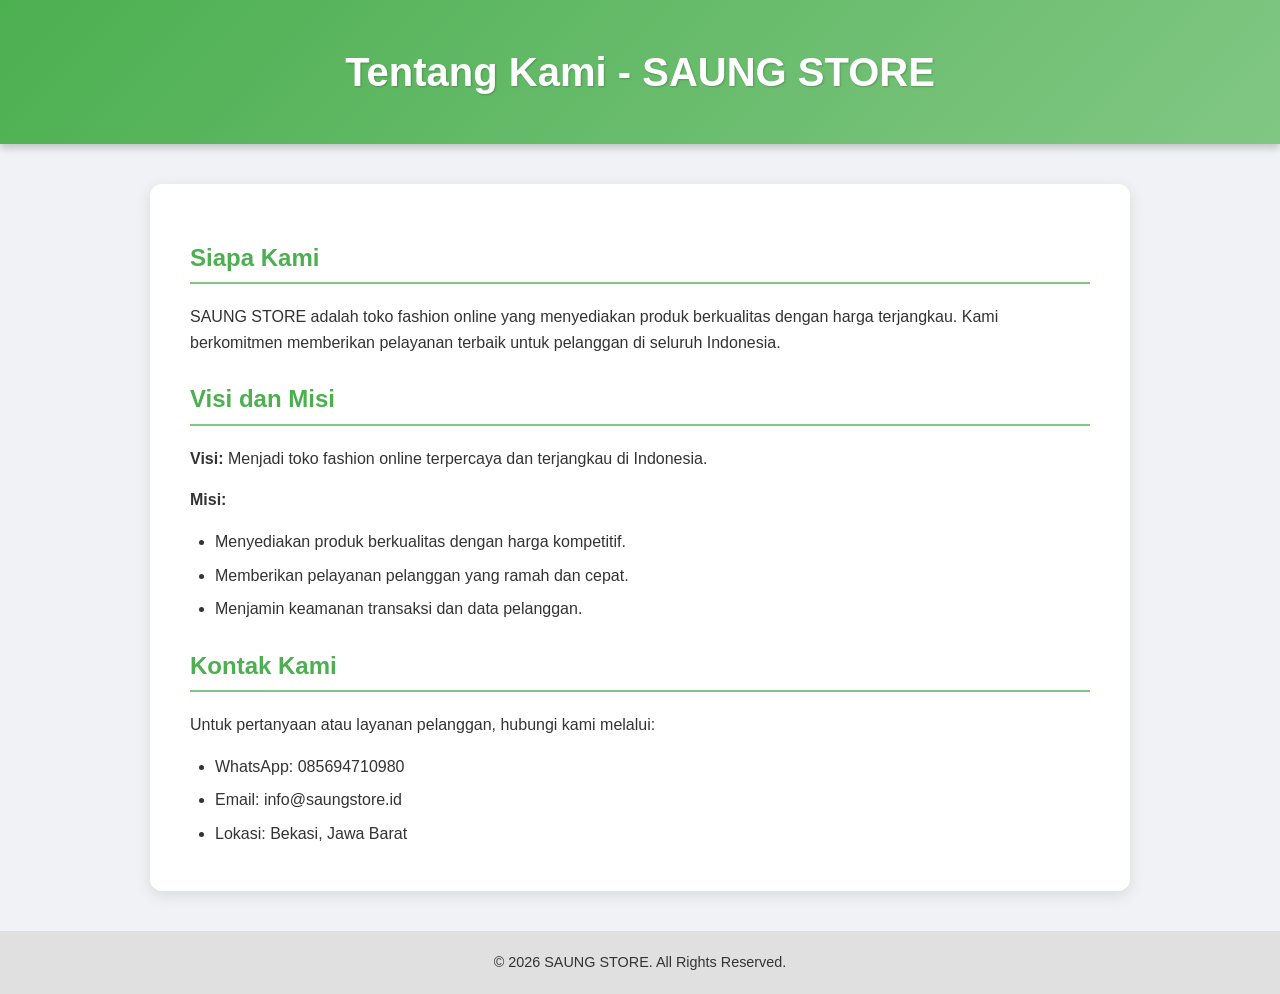
<file: tentang-kami.html>
<!DOCTYPE html>
<html lang="id">
<head>
  <meta charset="UTF-8">
  <meta name="viewport" content="width=device-width, initial-scale=1.0">
  <title>Tentang Kami - SAUNG STORE</title>
  <style>
    body {
      font-family: 'Segoe UI', Tahoma, Geneva, Verdana, sans-serif;
      line-height: 1.6;
      margin: 0;
      padding: 0;
      background-color: #f0f2f5;
      color: #333;
    }
    header {
      background: linear-gradient(135deg, #4CAF50, #81C784);
      color: white;
      padding: 40px 20px;
      text-align: center;
      box-shadow: 0 4px 8px rgba(0,0,0,0.2);
    }
    header h1 {
      margin: 0;
      font-size: 2.5em;
      text-shadow: 1px 1px 2px rgba(0,0,0,0.2);
    }
    main {
      max-width: 900px;
      margin: 40px auto;
      background: white;
      padding: 30px 40px;
      border-radius: 12px;
      box-shadow: 0 4px 15px rgba(0,0,0,0.1);
      transition: transform 0.3s;
    }
    main:hover {
      transform: translateY(-5px);
    }
    h2 {
      color: #4CAF50;
      margin-top: 25px;
      border-bottom: 2px solid #81C784;
      padding-bottom: 5px;
    }
    p {
      margin-bottom: 15px;
    }
    ul {
      padding-left: 25px;
      margin-bottom: 15px;
    }
    li {
      margin-bottom: 8px;
    }
    footer {
      text-align: center;
      padding: 20px 0;
      background: #e0e0e0;
      font-size: 0.9em;
      margin-top: 40px;
    }
  </style>
</head>
<body>
  <header>
    <h1>Tentang Kami - SAUNG STORE</h1>
  </header>

  <main>
    <h2>Siapa Kami</h2>
    <p>SAUNG STORE adalah toko fashion online yang menyediakan produk berkualitas dengan harga terjangkau. Kami berkomitmen memberikan pelayanan terbaik untuk pelanggan di seluruh Indonesia.</p>

    <h2>Visi dan Misi</h2>
    <p><strong>Visi:</strong> Menjadi toko fashion online terpercaya dan terjangkau di Indonesia.</p>
    <p><strong>Misi:</strong></p>
    <ul>
      <li>Menyediakan produk berkualitas dengan harga kompetitif.</li>
      <li>Memberikan pelayanan pelanggan yang ramah dan cepat.</li>
      <li>Menjamin keamanan transaksi dan data pelanggan.</li>
    </ul>

    <h2>Kontak Kami</h2>
    <p>Untuk pertanyaan atau layanan pelanggan, hubungi kami melalui:</p>
    <ul>
      <li>WhatsApp: 085694710980</li>
      <li>Email: info@saungstore.id</li>
      <li>Lokasi: Bekasi, Jawa Barat</li>
    </ul>
  </main>

  <footer>
    &copy; 2026 SAUNG STORE. All Rights Reserved.
  </footer>
</body>
</html>
</file>
